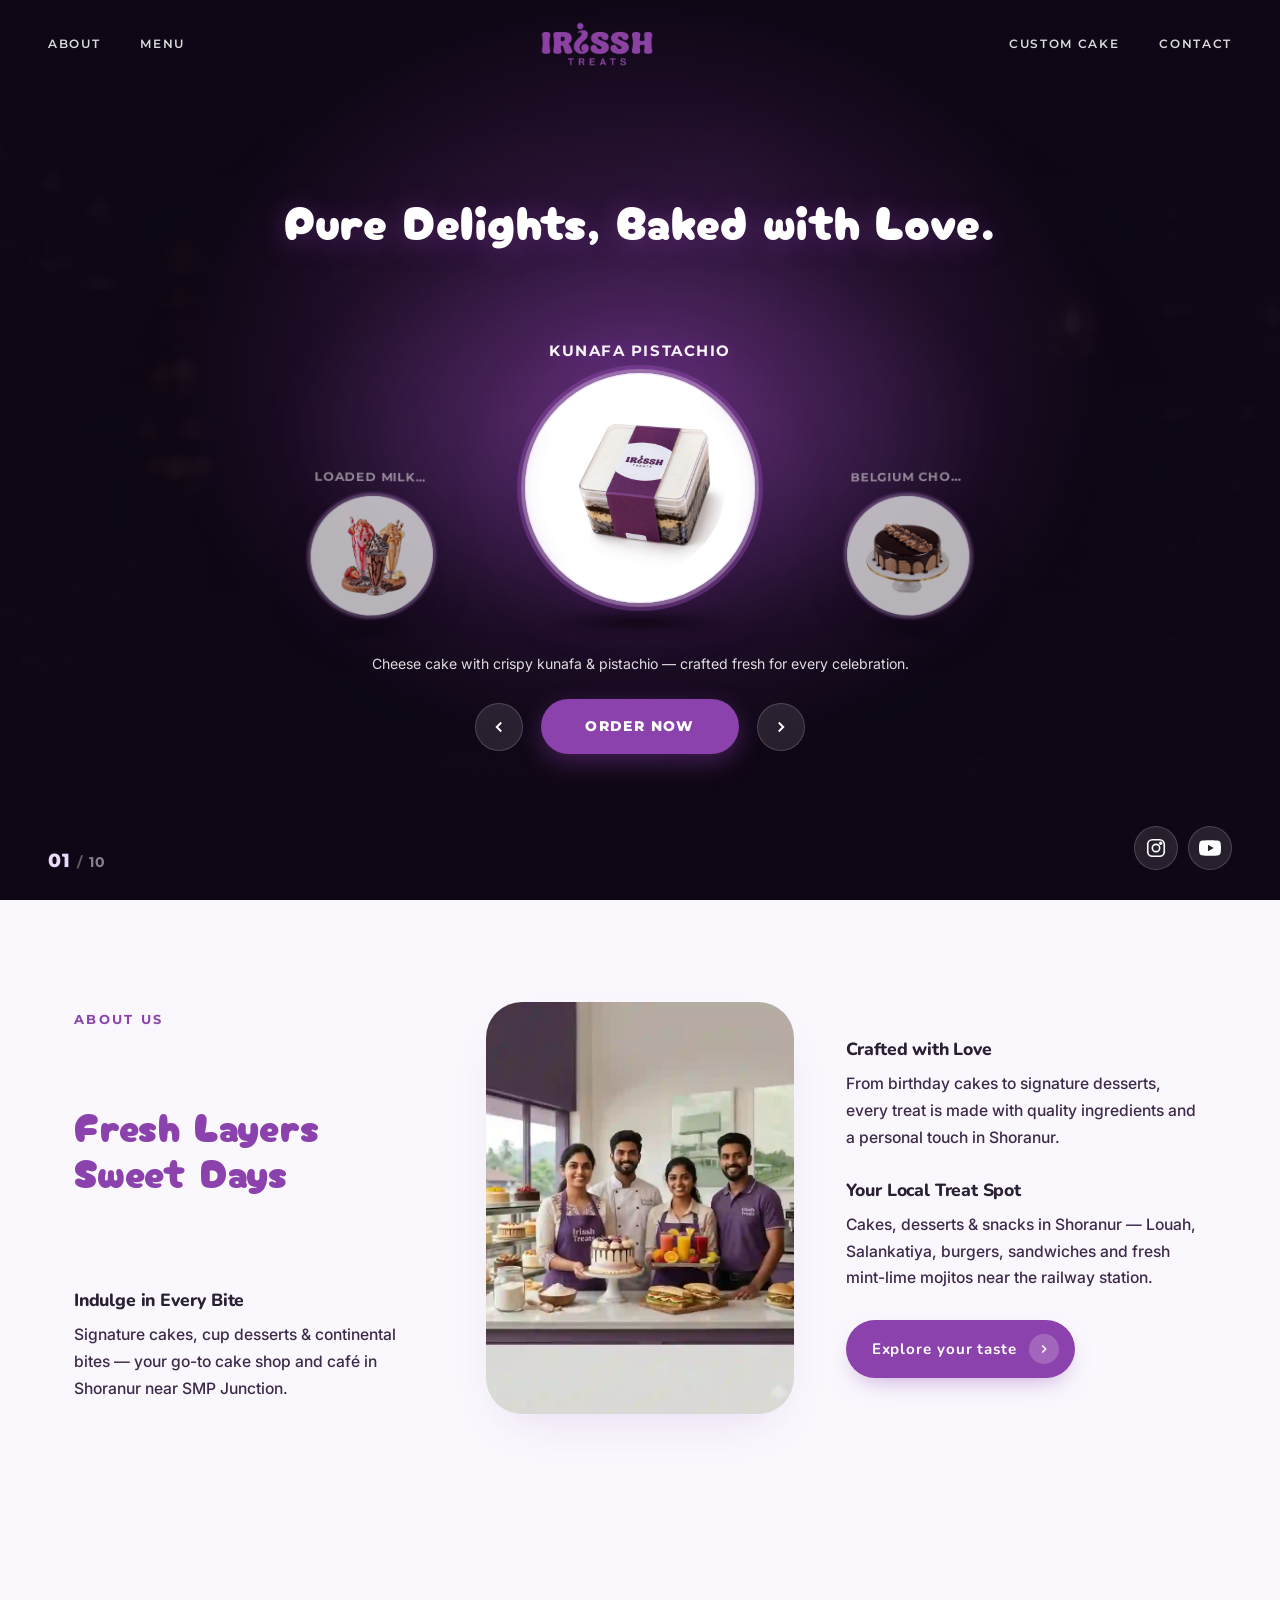
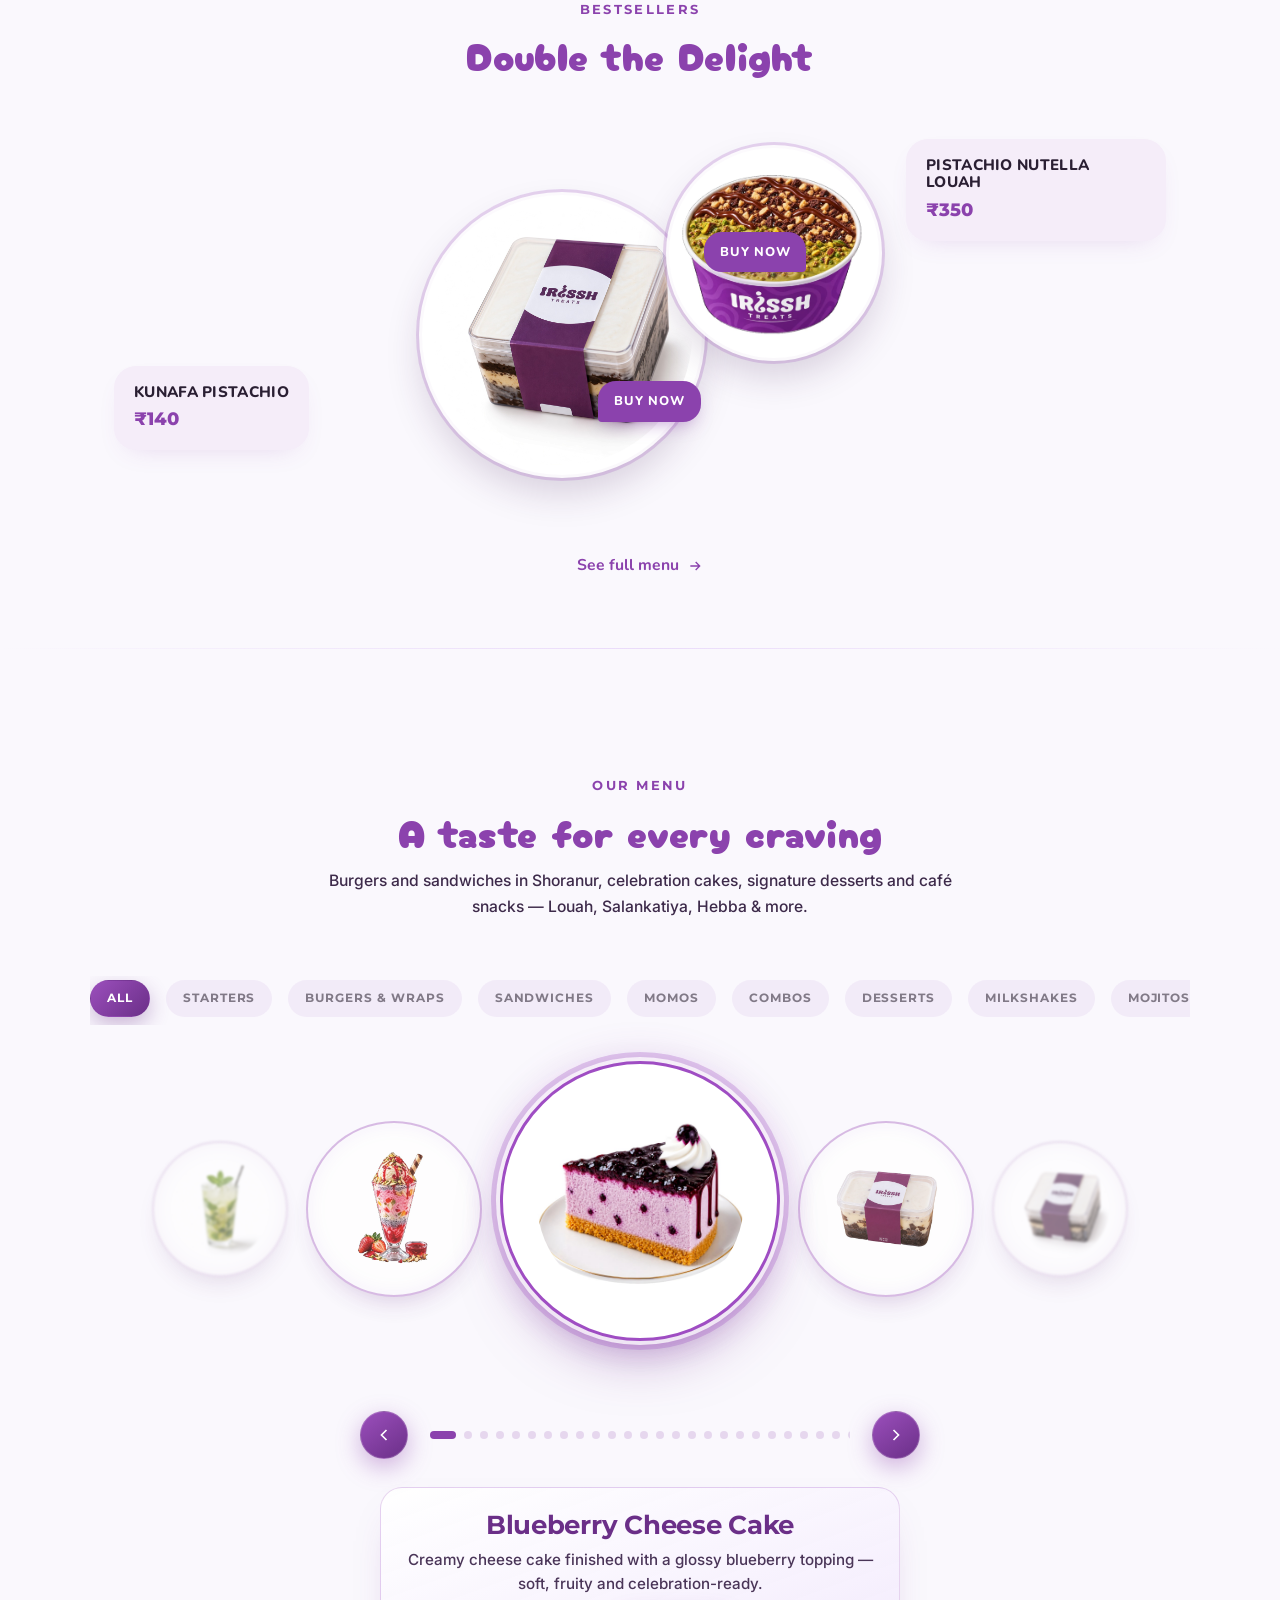
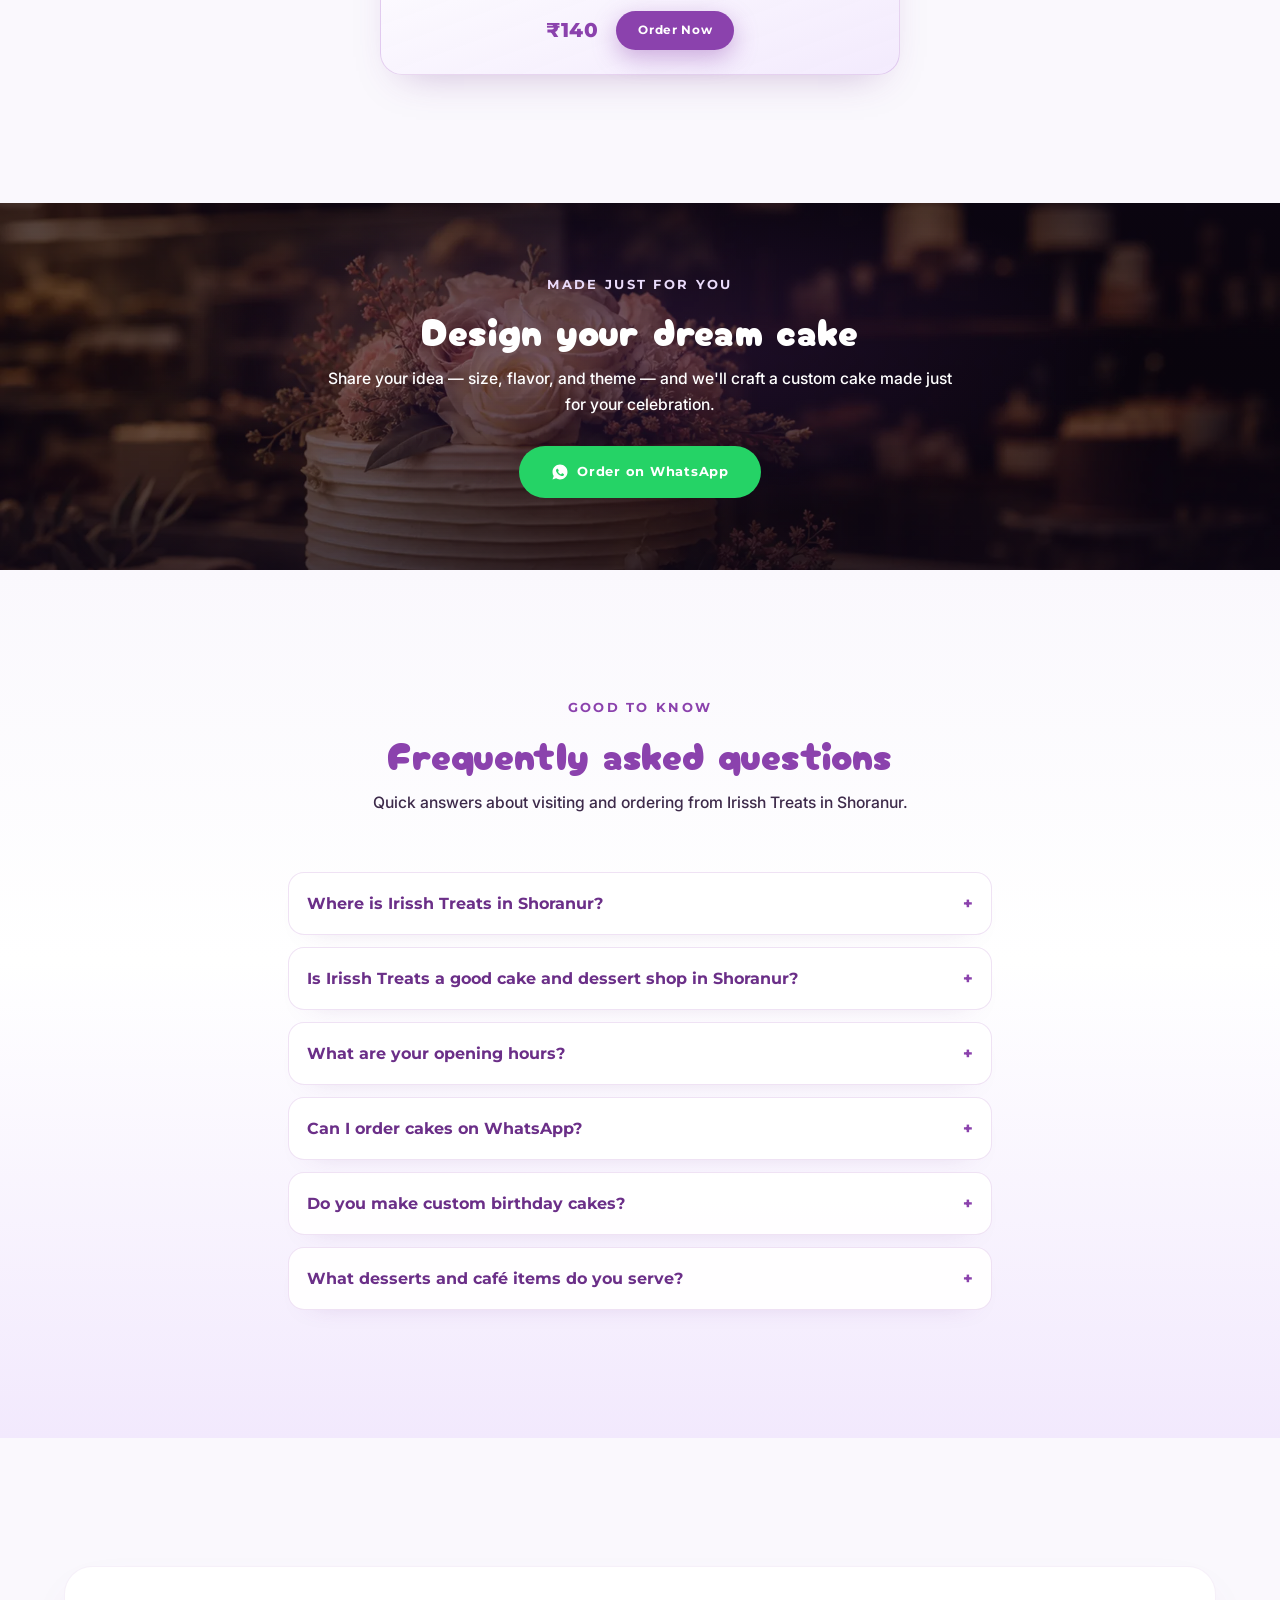
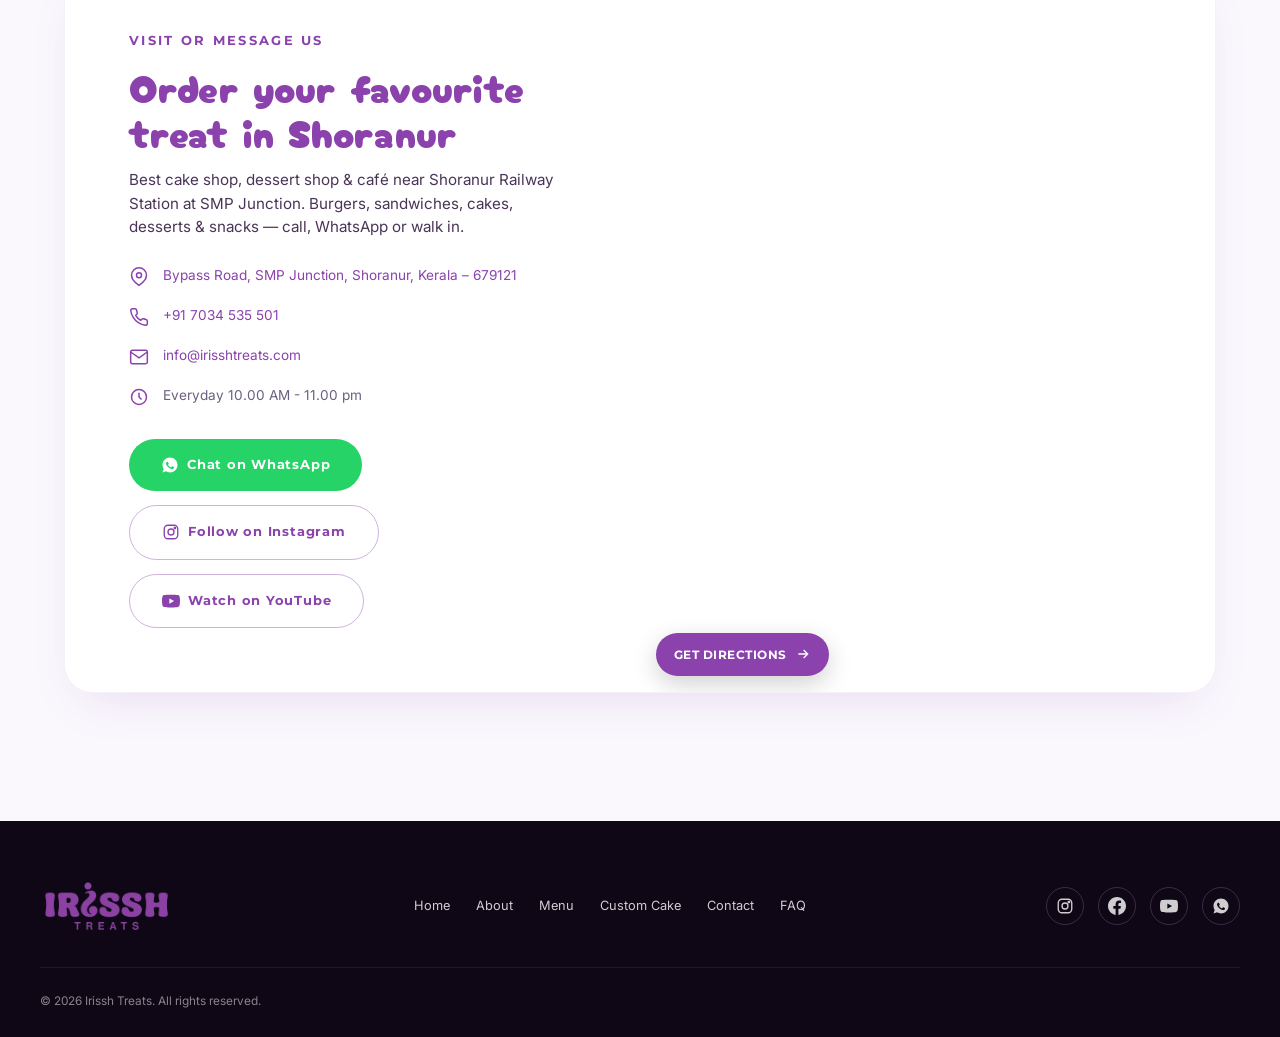
<file: index.html>
<!DOCTYPE html>
<html lang="en">
<head>
<meta charset="UTF-8">
<meta name="viewport" content="width=device-width, initial-scale=1.0">
<meta name="google-site-verification" content="O-8tV_NWzGEZeNNRlAw6hHzzmebYkSilEI_2Nu26vpQ" />
<title>Irissh Treats | Best Cake Shop, Desserts &amp; Café in Shoranur</title>
<meta name="description" content="Irissh Treats — cake shop near Shoranur Railway Station, dessert shop &amp; café at SMP Junction. Best cakes, desserts, burgers, sandwiches, snacks &amp; fresh drinks in Shoranur. Open daily 10 AM–11 PM. Order on WhatsApp.">
<meta name="keywords" content="Irissh Treats, Cake Shop Near Shoranur Railway Station, Dessert Shop Near Shoranur Railway Station, Café Near Shoranur Railway Station, Best Cake Shop in Shoranur, Best Dessert Shop in Shoranur, Best Café in Shoranur, Burgers in Shoranur, Sandwiches in Shoranur, Fresh Juices in Shoranur, Cakes Desserts &amp; Snacks in Shoranur, birthday cake Shoranur, Louah, Salankatiya, Hebba, Koshari, SMP Junction">
<meta name="robots" content="index, follow">
<link rel="canonical" href="https://irisshtreats.com/">
<meta name="geo.region" content="IN-KL">
<meta name="geo.placename" content="Shoranur">

<!-- Open Graph -->
<meta property="og:title" content="Irissh Treats | Best Cake Shop, Desserts &amp; Café in Shoranur">
<meta property="og:type" content="website">
<meta property="og:url" content="https://irisshtreats.com/">
<meta property="og:description" content="Cake shop, dessert shop &amp; café near Shoranur Railway Station — cakes, desserts &amp; snacks, burgers and sandwiches at Irissh Treats, SMP Junction. Order on WhatsApp.">
<meta property="og:image" content="https://irisshtreats.com/images/menu/cakes/cheese-kunafa-pistachio.jpg">
<meta property="og:locale" content="en_IN">
<meta property="og:site_name" content="Irissh Treats">

<!-- Twitter Card -->
<meta name="twitter:card" content="summary_large_image">
<meta name="twitter:title" content="Irissh Treats | Best Cake Shop, Desserts &amp; Café in Shoranur">
<meta name="twitter:description" content="Best cake shop, dessert shop &amp; café in Shoranur — near the railway station. Burgers, sandwiches, cakes, desserts &amp; snacks. Open daily 10 AM–11 PM.">
<meta name="twitter:image" content="https://irisshtreats.com/images/menu/cakes/cheese-kunafa-pistachio.jpg">

<link rel="icon" href="/favicon.ico?v=3" sizes="any">
<link rel="icon" type="image/png" sizes="32x32" href="images/favicon-32x32.png?v=3">
<link rel="icon" type="image/png" sizes="48x48" href="images/favicon-48x48.png?v=3">
<link rel="icon" type="image/png" sizes="192x192" href="images/favicon-192x192.png?v=3">
<link rel="apple-touch-icon" sizes="180x180" href="images/apple-touch-icon.png?v=3">
<link rel="manifest" href="site.webmanifest">

<!-- Schema.org Structured Data -->
<script type="application/ld+json">
{
  "@context": "https://schema.org",
  "@type": ["Bakery", "CafeOrCoffeeShop", "LocalBusiness"],
  "name": "Irissh Treats",
  "url": "https://irisshtreats.com/",
  "logo": "https://irisshtreats.com/images/irissh-logo-transparent.png",
  "email": "info@irisshtreats.com",
  "telephone": "+91-7034-535-501",
  "image": [
    "https://irisshtreats.com/images/menu/cakes/cheese-kunafa-pistachio.jpg",
    "https://irisshtreats.com/images/menu/desserts/louah-pistachio-nutella-louah.jpg",
    "https://irisshtreats.com/images/menu/continental/crispy-chicken-burger.jpg",
    "https://irisshtreats.com/images/about_us_staff.webp"
  ],
  "description": "Irissh Treats is a cake shop, dessert shop and café near Shoranur Railway Station at SMP Junction — best cakes, desserts and snacks in Shoranur, plus burgers, sandwiches, Louah, Salankatiya, Hebba, Koshari and fresh drinks.",
  "address": {
    "@type": "PostalAddress",
    "streetAddress": "Bypass Road, SMP Junction",
    "addressLocality": "Shoranur",
    "addressRegion": "Kerala",
    "postalCode": "679121",
    "addressCountry": "IN"
  },
  "hasMap": "https://maps.app.goo.gl/oe3NNp2hnUwhuwBaA",
  "areaServed": {
    "@type": "City",
    "name": "Shoranur"
  },
  "menu": "https://irisshtreats.com/#menu",
  "openingHoursSpecification": [
    {
      "@type": "OpeningHoursSpecification",
      "dayOfWeek": [
        "Monday",
        "Tuesday",
        "Wednesday",
        "Thursday",
        "Friday",
        "Saturday",
        "Sunday"
      ],
      "opens": "10:00",
      "closes": "23:00"
    }
  ],
  "contactPoint": {
    "@type": "ContactPoint",
    "telephone": "+91-7034-535-501",
    "contactType": "customer service",
    "areaServed": "IN",
    "availableLanguage": ["English", "Malayalam"]
  },
  "sameAs": [
    "https://www.instagram.com/irissh_treats",
    "https://www.facebook.com/share/1G5oWYJRoj/",
    "https://www.youtube.com/@IrisshTreats"
  ]
}
</script>

<script type="application/ld+json">
{
  "@context": "https://schema.org",
  "@type": "WebSite",
  "name": "Irissh Treats",
  "url": "https://irisshtreats.com/",
  "publisher": {
    "@type": "Organization",
    "name": "Irissh Treats",
    "logo": {
      "@type": "ImageObject",
      "url": "https://irisshtreats.com/images/irissh-logo-transparent.png"
    }
  }
}
</script>

<script type="application/ld+json">
{
  "@context": "https://schema.org",
  "@type": "Menu",
  "name": "Irissh Treats Menu",
  "url": "https://irisshtreats.com/#menu",
  "hasMenuSection": [
    {
      "@type": "MenuSection",
      "name": "Starters",
      "description": "Hot wings and fries — normal, creamy and loaded."
    },
    {
      "@type": "MenuSection",
      "name": "Burgers & Wraps",
      "description": "Zinger, cheese and dynamite burgers plus wraps and fried chicken shawarma."
    },
    {
      "@type": "MenuSection",
      "name": "Sandwiches",
      "description": "Vegetable, chicken and mix club sandwiches."
    },
    {
      "@type": "MenuSection",
      "name": "Momos",
      "description": "Steam, fried, Schezwan and dynamite momos."
    },
    {
      "@type": "MenuSection",
      "name": "Combos",
      "description": "Shareable café combos at ₹499 and ₹799."
    },
    {
      "@type": "MenuSection",
      "name": "Desserts",
      "description": "Signature dessert cups including Louah, Salankatiya, Hebba and Koshari."
    },
    {
      "@type": "MenuSection",
      "name": "Milkshakes",
      "description": "Loaded milkshakes and ice cream sundaes."
    },
    {
      "@type": "MenuSection",
      "name": "Mojitos",
      "description": "Classic mint-lime mojito."
    },
    {
      "@type": "MenuSection",
      "name": "Falooda",
      "description": "Royal falooda with ice cream, nuts and rose syrup."
    },
    {
      "@type": "MenuSection",
      "name": "Cakes",
      "description": "Birthday, custom and celebration cakes — cheese, chocolate, vanilla and mixed flavours."
    }
  ]
}
</script>

<script type="application/ld+json">
{
  "@context": "https://schema.org",
  "@type": "FAQPage",
  "mainEntity": [
    {
      "@type": "Question",
      "name": "Where is Irissh Treats in Shoranur?",
      "acceptedAnswer": {
        "@type": "Answer",
        "text": "Irissh Treats is a cake shop, dessert shop and café near Shoranur Railway Station on Bypass Road at SMP Junction, Shoranur, Kerala 679121."
      }
    },
    {
      "@type": "Question",
      "name": "Is Irissh Treats a good cake and dessert shop in Shoranur?",
      "acceptedAnswer": {
        "@type": "Answer",
        "text": "Yes. Locals visit Irissh Treats for cakes, desserts and snacks in Shoranur — birthday cakes, Louah, Salankatiya, burgers, sandwiches and café favourites near the railway station."
      }
    },
    {
      "@type": "Question",
      "name": "What are Irissh Treats opening hours?",
      "acceptedAnswer": {
        "@type": "Answer",
        "text": "We are open every day from 10.00 AM to 11.00 PM."
      }
    },
    {
      "@type": "Question",
      "name": "Can I order cakes on WhatsApp?",
      "acceptedAnswer": {
        "@type": "Answer",
        "text": "Yes. Message +91 7034 535 501 on WhatsApp to order cakes, desserts, or café items from Irissh Treats."
      }
    },
    {
      "@type": "Question",
      "name": "Do you make custom birthday cakes in Shoranur?",
      "acceptedAnswer": {
        "@type": "Answer",
        "text": "Yes. Share your size, flavour and theme on WhatsApp and we will craft a custom celebration cake at our Shoranur bakery."
      }
    },
    {
      "@type": "Question",
      "name": "What desserts and café items do you serve?",
      "acceptedAnswer": {
        "@type": "Answer",
        "text": "Signature dessert cups include Louah, Salankatiya, Hebba and Koshari. Café favourites include burgers and sandwiches in Shoranur, wraps, wings, fries, momos, classic mint-lime mojito, milkshakes, falooda and sundaes — cakes, desserts and snacks in one stop."
      }
    }
  ]
}
</script>

<!-- Fonts -->
<link rel="preconnect" href="https://fonts.googleapis.com">
<link rel="preconnect" href="https://fonts.gstatic.com" crossorigin>
<link href="https://fonts.googleapis.com/css2?family=Cherry+Bomb+One&family=Montserrat:wght@400;500;600;700;800;900&family=Nunito:wght@400;500;600;700;800&family=Inter:wght@300;400;500;600&display=swap" rel="stylesheet">

<link rel="stylesheet" href="style.css">
</head>
<body>

<!-- Page load reveal -->
<div class="page-reveal" id="pageReveal" aria-hidden="true"></div>

<!-- Progress Bar -->
<div class="scroll-progress" id="scrollProgress"></div>

<!-- ============ NAVIGATION ============ -->
<header class="navbar" id="navbar">
  <div class="nav-inner">
    <nav class="nav-group nav-left">
      <a href="#about" class="nav-link">ABOUT</a>
      <a href="#menu" class="nav-link">MENU</a>
    </nav>

    <a href="#home" class="logo-center" aria-label="Irissh Treats — Home">
      <img src="images/irissh-logo-transparent.png" alt="Irissh Treats cake shop logo in Shoranur" class="brand-logo brand-logo-header" width="308" height="134">
    </a>

    <nav class="nav-group nav-right">
      <a href="#custom-cake" class="nav-link">CUSTOM CAKE</a>
      <a href="#contact" class="nav-link">CONTACT</a>
    </nav>

    <button class="hamburger" id="hamburger" aria-label="Menu" aria-expanded="false">
      <span></span><span></span><span></span>
    </button>
  </div>

  <div class="mobile-menu" id="mobileMenu" aria-hidden="true">
    <a href="#home" class="mobile-link">HOME</a>
    <a href="#about" class="mobile-link">ABOUT</a>
    <a href="#menu" class="mobile-link">MENU</a>
    <a href="#custom-cake" class="mobile-link">CUSTOM CAKE</a>
    <a href="#contact" class="mobile-link">CONTACT</a>
    <a href="#faq" class="mobile-link">FAQ</a>
    <div class="mobile-socials">
      <a href="https://www.instagram.com/irissh_treats?igsh=MWZreHpyd2cwcnFw" target="_blank" rel="noopener" aria-label="Instagram">
        <svg viewBox="0 0 24 24" width="20" height="20" fill="none" stroke="currentColor" stroke-width="1.8"><rect x="3" y="3" width="18" height="18" rx="5"/><circle cx="12" cy="12" r="4"/><circle cx="17.2" cy="6.8" r="1"/></svg>
      </a>
      <a href="https://www.facebook.com/share/1G5oWYJRoj/" target="_blank" rel="noopener" aria-label="Facebook">
        <svg viewBox="0 0 24 24" width="20" height="20" fill="currentColor"><path d="M24 12.073c0-6.627-5.373-12-12-12s-12 5.373-12 12c0 5.99 4.388 10.954 10.125 11.854v-8.385H7.078v-3.47h3.047V9.43c0-3.007 1.792-4.669 4.533-4.669 1.312 0 2.686.235 2.686.235v2.953H15.83c-1.491 0-1.956.925-1.956 1.874v2.25h3.328l-.532 3.47h-2.796v8.385C19.612 23.027 24 18.062 24 12.073z"/></svg>
      </a>
      <a href="https://www.youtube.com/@IrisshTreats" target="_blank" rel="noopener" aria-label="YouTube">
        <svg viewBox="0 0 24 24" width="20" height="20" fill="currentColor"><path d="M23.5 6.2a3 3 0 0 0-2.1-2.1C19.5 3.5 12 3.5 12 3.5s-7.5 0-9.4.6A3 3 0 0 0 .5 6.2 31.5 31.5 0 0 0 0 12a31.5 31.5 0 0 0 .5 5.8 3 3 0 0 0 2.1 2.1c1.9.6 9.4.6 9.4.6s7.5 0 9.4-.6a3 3 0 0 0 2.1-2.1A31.5 31.5 0 0 0 24 12a31.5 31.5 0 0 0-.5-5.8zM9.8 15.5v-7l6.3 3.5-6.3 3.5z"/></svg>
      </a>
      <a href="https://wa.me/917034535501" target="_blank" rel="noopener" aria-label="WhatsApp">
        <svg viewBox="0 0 24 24" width="20" height="20" fill="currentColor"><path d="M12 2C6.48 2 2 6.48 2 12c0 1.98.58 3.83 1.58 5.39L2 22l4.75-1.55A9.94 9.94 0 0 0 12 22c5.52 0 10-4.48 10-10S17.52 2 12 2zm5.2 14.2c-.22.62-1.28 1.18-1.77 1.24-.45.06-1.03.08-1.66-.1-.38-.11-.87-.27-1.5-.53-2.64-1.14-4.36-3.8-4.5-3.98-.13-.18-1.08-1.44-1.08-2.74 0-1.3.68-1.94.92-2.2.24-.26.53-.33.7-.33h.5c.16 0 .38-.03.58.44.22.53.75 1.83.82 1.96.07.13.11.28.02.46-.09.18-.14.3-.27.46-.13.15-.28.34-.4.46-.13.13-.27.27-.11.53.15.26.68 1.12 1.46 1.82 1 .9 1.85 1.18 2.11 1.31.26.13.41.11.56-.07.15-.18.65-.76.82-1.02.17-.26.34-.22.57-.13.24.09 1.5.71 1.76.84.26.13.43.19.5.3.06.11.06.63-.16 1.25z"/></svg>
      </a>
    </div>
  </div>
</header>

<!-- ============ HERO — 3D Product Stage ============ -->
<section class="hero" id="home">
  <div class="hero-bg" aria-hidden="true">
    <div class="hero-bg-slide is-active" id="heroBgA" style="background-image:url('images/irissh-hero-bg.webp')"></div>
    <div class="hero-bg-slide" id="heroBgB"></div>
    <div class="hero-overlay"></div>
    <div class="hero-glow"></div>
  </div>

  <div class="hero-content" id="heroContent">

    <p class="hero-eyebrow" id="heroEyebrow" hidden>Celebration Cakes</p>
    <h1 class="hero-title" id="heroTitle">Pure Delights, Baked with Love.</h1>

    <div class="hero-carousel-stage" id="heroStage">
      <div class="hero-plate-card plate-left" id="plateLeft">
        <span class="plate-label" id="labelLeft">Pistachio Louah</span>
        <div class="plate-orb">
          <div class="plate-ring-outer"></div>
          <img src="images/hero-menu-louah.jpg" alt="Pistachio Nutella Louah at Irissh Treats in Shoranur" id="imgPlateLeft" width="400" height="400">
        </div>
        <div class="plate-shadow" aria-hidden="true"></div>
      </div>

      <div class="hero-plate-card plate-center" id="plateCenter">
        <span class="plate-label plate-label-active" id="labelCenter">Kunafa Pistachio</span>
        <div class="plate-orb plate-orb-active">
          <div class="plate-ring-outer"></div>
          <svg class="yellow-accent-ring" viewBox="0 0 400 400" aria-hidden="true">
            <circle cx="200" cy="200" r="192" />
          </svg>
          <img src="images/hero-menu-kunafa-pistachio.jpg" alt="Kunafa Pistachio cake at Irissh Treats in Shoranur" id="imgPlateCenter" width="560" height="560">
        </div>
        <div class="plate-shadow plate-shadow-active" aria-hidden="true"></div>
      </div>

      <div class="hero-plate-card plate-right" id="plateRight">
        <span class="plate-label" id="labelRight">Zinger Burger</span>
        <div class="plate-orb">
          <div class="plate-ring-outer"></div>
          <img src="images/hero-menu-chicken-burger.jpg" alt="Crispy chicken burger at Irissh Treats in Shoranur" id="imgPlateRight" width="400" height="400">
        </div>
        <div class="plate-shadow" aria-hidden="true"></div>
      </div>
    </div>

    <p class="hero-subtext" id="heroSubtext">
      Cakes, desserts &amp; snacks in Shoranur — cake shop, dessert shop &amp; café near Shoranur Railway Station.
    </p>

    <div class="hero-controls-row">
      <button class="hero-nav-btn prev-btn" id="heroPrevBtn" aria-label="Previous dish">
        <svg viewBox="0 0 24 24" width="18" height="18" fill="none" stroke="currentColor" stroke-width="2.5"><path d="M15 18l-6-6 6-6"/></svg>
      </button>

      <a href="https://wa.me/917034535501?text=Hi!%20I'd%20like%20to%20place%20an%20order%20at%20Irissh%20Treats." target="_blank" rel="noopener" class="btn btn-yellow-pill" id="heroCtaBtn">ORDER NOW</a>

      <button class="hero-nav-btn next-btn" id="heroNextBtn" aria-label="Next dish">
        <svg viewBox="0 0 24 24" width="18" height="18" fill="none" stroke="currentColor" stroke-width="2.5"><path d="M9 18l6-6-6-6"/></svg>
      </button>
    </div>

  </div>

  <div class="hero-corner-left">
    <div class="slide-counter">
      <span class="counter-num" id="currentSlideNum">01</span>
      <span class="counter-sep">/</span>
      <span class="counter-total" id="totalSlideNum">24</span>
    </div>
  </div>

  <div class="hero-corner-right">
    <a href="https://www.instagram.com/irissh_treats?igsh=MWZreHpyd2cwcnFw" target="_blank" rel="noopener" class="hero-social-btn" aria-label="Instagram">
      <svg viewBox="0 0 24 24" width="22" height="22" fill="none" stroke="currentColor" stroke-width="1.8"><rect x="3" y="3" width="18" height="18" rx="5"/><circle cx="12" cy="12" r="4"/><circle cx="17.2" cy="6.8" r="1"/></svg>
    </a>
    <a href="https://www.youtube.com/@IrisshTreats" target="_blank" rel="noopener" class="hero-social-btn" aria-label="YouTube">
      <svg viewBox="0 0 24 24" width="22" height="22" fill="currentColor"><path d="M23.5 6.2a3 3 0 0 0-2.1-2.1C19.5 3.5 12 3.5 12 3.5s-7.5 0-9.4.6A3 3 0 0 0 .5 6.2 31.5 31.5 0 0 0 0 12a31.5 31.5 0 0 0 .5 5.8 3 3 0 0 0 2.1 2.1c1.9.6 9.4.6 9.4.6s7.5 0 9.4-.6a3 3 0 0 0 2.1-2.1A31.5 31.5 0 0 0 24 12a31.5 31.5 0 0 0-.5-5.8zM9.8 15.5v-7l6.3 3.5-6.3 3.5z"/></svg>
    </a>
  </div>
</section>

<!-- ============ ABOUT ============ -->
<section class="about" id="about">
  <div class="about-grid">
    <div class="about-col about-col-left">
      <p class="eyebrow" data-animate="fade-up">About Us</p>
      <h2 class="about-headline" data-animate="fade-up">
        <span>Fresh Layers</span>
        <span>Sweet Days</span>
      </h2>
      <div class="about-col-foot" data-animate="fade-up">
        <h3 class="about-mini-title">Indulge in Every Bite</h3>
        <p class="about-mini-text">Signature cakes, cup desserts &amp; continental bites — your go-to cake shop and café in Shoranur near SMP Junction.</p>
      </div>
    </div>

    <div class="about-col about-col-media" data-animate="scale">
      <div class="about-frame">
        <img src="images/about_us_staff.webp" alt="Team at Irissh Treats cake shop and café in Shoranur" loading="lazy" width="720" height="900">
      </div>
    </div>

    <div class="about-col about-col-right">
      <div class="about-block" data-animate="fade-up">
        <h3 class="about-mini-title">Crafted with Love</h3>
        <p class="about-mini-text">From birthday cakes to signature desserts, every treat is made with quality ingredients and a personal touch in Shoranur.</p>
      </div>
      <div class="about-block" data-animate="fade-up">
        <h3 class="about-mini-title">Your Local Treat Spot</h3>
        <p class="about-mini-text">Cakes, desserts &amp; snacks in Shoranur — Louah, Salankatiya, burgers, sandwiches and fresh mint-lime mojitos near the railway station.</p>
      </div>
      <a href="#menu" class="btn btn-taste" data-animate="fade-up">
        <span>Explore your taste</span>
        <span class="btn-taste-icon" aria-hidden="true">
          <svg viewBox="0 0 24 24" width="14" height="14" fill="none" stroke="currentColor" stroke-width="2.5"><path d="M9 18l6-6-6-6"/></svg>
        </span>
      </a>
    </div>
  </div>
</section>

<!-- ============ VISIT US IN SHORANUR ============ -->
<section class="local-serve" id="visit-local" hidden>
  <div class="section-head">
    <p class="eyebrow" data-animate="fade-up">Find Us</p>
    <h2 class="section-title" data-animate="fade-up">Visit us in Shoranur</h2>
    <p class="section-sub" data-animate="fade-up">Cake shop near Shoranur Railway Station, dessert shop and café at Bypass Road, SMP Junction — cakes, desserts and snacks for every craving.</p>
  </div>

  <div class="visit-shop" data-animate="scale">
    <img src="images/visit-shop.jpg" alt="Irissh Treats shop in Shoranur" width="1017" height="1024" loading="lazy">
  </div>

  <div class="local-serve-grid">
    <div class="local-serve-copy" data-animate="fade-up">
      <p>Whether you want the best cake shop in Shoranur for a birthday, a dessert shop stop for Louah, or burgers and sandwiches near the station, Irissh Treats welcomes you every day from 10.00 AM to 11.00 PM.</p>
      <p><a href="https://maps.app.goo.gl/oe3NNp2hnUwhuwBaA" target="_blank" rel="noopener">Bypass Road, SMP Junction, Shoranur, Kerala 679121</a></p>
      <div class="local-serve-actions">
        <a href="#contact" class="btn btn-primary btn-ripple btn-sm">Directions &amp; hours</a>
        <a href="https://wa.me/917034535501?text=Hi!%20I'd%20like%20to%20place%20an%20order%20at%20Irissh%20Treats." target="_blank" rel="noopener" class="btn btn-whatsapp btn-ripple btn-sm">WhatsApp order</a>
      </div>
    </div>
  </div>

  <div class="category-cards" data-animate="fade-up">
    <a href="#menu" class="category-card" data-menu-category="cakes">
      <div class="category-card-media">
        <img src="images/menu/cakes/cheese-kunafa-pistachio.jpg" alt="Birthday and celebration cakes at Irissh Treats Shoranur" loading="lazy" width="450" height="450">
      </div>
      <div class="category-card-body">
        <h3>Cakes</h3>
      </div>
    </a>
    <a href="#menu" class="category-card" data-menu-category="desserts">
      <div class="category-card-media">
        <img src="images/menu/desserts/louah-pistachio-nutella-louah.jpg" alt="Louah and Salankatiya desserts in Shoranur" loading="lazy" width="450" height="450">
      </div>
      <div class="category-card-body">
        <h3>Desserts</h3>
      </div>
    </a>
    <a href="#menu" class="category-card" data-menu-category="burgers-wraps">
      <div class="category-card-media">
        <img src="images/menu/continental/crispy-chicken-burger.jpg" alt="Café burgers and snacks near Shoranur Railway Station" loading="lazy" width="450" height="450">
      </div>
      <div class="category-card-body">
        <h3>Burgers & Wraps</h3>
      </div>
    </a>
    <a href="#contact" class="category-card">
      <div class="category-card-media">
        <img src="images/visit-shop-thumb.jpg" alt="Visit Irissh Treats shop in Shoranur" loading="lazy" width="450" height="450">
      </div>
      <div class="category-card-body">
        <h3>Visit</h3>
      </div>
    </a>
  </div>
</section>

<!-- ============ SIGNATURE HIGHLIGHT ============ -->
<section class="signature" id="signature">
  <div class="signature-head">
    <p class="eyebrow" data-animate="fade-up">Bestsellers</p>
    <h2 class="signature-title" data-animate="fade-up">Double the Delight</h2>
  </div>

  <div class="signature-stage" data-animate="scale">
    <div class="signature-card signature-card-bl">
      <h3>Kunafa Pistachio</h3>
      <p class="sig-price">₹140</p>
    </div>

    <div class="signature-visual">
      <img src="images/menu/cakes/cheese-kunafa-pistachio.jpg" alt="Kunafa Pistachio cake at Irissh Treats in Shoranur" class="sig-img sig-img-main" loading="lazy" width="560" height="560">
      <img src="images/menu/desserts/louah-pistachio-nutella-louah.jpg" alt="Pistachio Nutella Louah at Irissh Treats in Shoranur" class="sig-img sig-img-side" loading="lazy" width="400" height="400">
      <a href="https://wa.me/917034535501?text=Hi!%20I'd%20like%20to%20order%20Kunafa%20Pistachio%20cake%20from%20Irissh%20Treats." target="_blank" rel="noopener" class="sig-buy sig-buy-1">Buy Now</a>
      <a href="https://wa.me/917034535501?text=Hi!%20I'd%20like%20to%20order%20Pistachio%20Nutella%20Louah%20from%20Irissh%20Treats." target="_blank" rel="noopener" class="sig-buy sig-buy-2">Buy Now</a>
    </div>

    <div class="signature-card signature-card-tr">
      <h3>Pistachio Nutella Louah</h3>
      <p class="sig-price">₹350</p>
    </div>
  </div>

  <div class="signature-nav" data-animate="fade-up">
    <a href="#menu" class="signature-explore">See full menu
      <svg viewBox="0 0 24 24" width="16" height="16" fill="none" stroke="currentColor" stroke-width="2"><path d="M5 12h14M13 6l6 6-6 6"/></svg>
    </a>
  </div>
</section>

<!-- ============ PRODUCT SHOWCASE ============ -->
<section class="showcase" id="menu">
  <div class="section-head">
    <p class="eyebrow" data-animate="fade-up">Our Menu</p>
    <h2 class="section-title" data-animate="fade-up">A taste for every craving</h2>
    <p class="section-sub" data-animate="fade-up">Burgers and sandwiches in Shoranur, celebration cakes, signature desserts and café snacks — Louah, Salankatiya, Hebba &amp; more.</p>
  </div>

  <div class="menu-filters" id="menuFilters" role="tablist" aria-label="Menu categories"></div>

  <div class="carousel" id="carousel" aria-roledescription="carousel" aria-label="Menu highlights">
    <div class="carousel-track" id="carouselTrack" aria-live="polite"></div>

    <div class="carousel-controls">
      <button class="carousel-btn prev" id="prevBtn" aria-label="Previous">
        <svg viewBox="0 0 24 24" width="20" height="20" fill="none" stroke="currentColor" stroke-width="2"><path d="M15 18l-6-6 6-6"/></svg>
      </button>
      <div class="carousel-dots" id="carouselDots"></div>
      <button class="carousel-btn next" id="nextBtn" aria-label="Next">
        <svg viewBox="0 0 24 24" width="20" height="20" fill="none" stroke="currentColor" stroke-width="2"><path d="M9 18l6-6-6-6"/></svg>
      </button>
    </div>

    <div class="carousel-info" id="carouselInfo">
      <h3 class="product-name" id="productName"></h3>
      <p class="product-desc" id="productDesc"></p>
      <div class="product-meta">
        <span class="product-price" id="productPrice"></span>
        <a href="#" class="btn btn-primary btn-ripple btn-sm" id="orderNowBtn">Order Now</a>
      </div>
    </div>
  </div>
  <noscript>
    <div class="noscript-menu">
      <h3>Menu highlights</h3>
      <p><strong>Starters:</strong> Dynamite Wings, Loaded Fries</p>
      <p><strong>Burgers &amp; Wraps:</strong> Zinger Burger, Dynamite Burger, Zinger Wrap</p>
      <p><strong>Sandwiches:</strong> Vegetable Club, Chicken Club, Mix Club</p>
      <p><strong>Momos:</strong> Steam, Fried, Schezwan, Dynamite</p>
      <p><strong>Combos:</strong> Combo 499, Combo 799</p>
      <p><strong>Desserts:</strong> Louah, Salankatiya, Hebba, Koshari</p>
      <p><strong>Milkshakes / Mojitos / Falooda:</strong> Loaded Milkshakes, Classic Mojito, Royal Falooda</p>
      <p><strong>Cakes:</strong> Cheese, Chocolate, Vanilla &amp; Mixed Flavours</p>
      <p>Order on WhatsApp: <a href="https://wa.me/917034535501">+91 7034 535 501</a></p>
    </div>
  </noscript>
</section>

<!-- ============ CUSTOM CAKE ============ -->
<section class="custom-cake" id="custom-cake">
  <div class="section-head light">
    <p class="eyebrow" data-animate="fade-up">Made Just For You</p>
    <h2 class="section-title" data-animate="fade-up">Design your dream cake</h2>
    <p class="section-sub" data-animate="fade-up">Share your idea — size, flavor, and theme — and we'll craft a custom cake made just for your celebration.</p>
  </div>

  <div class="custom-cake-cta" data-animate="fade-up">
    <a href="https://wa.me/917034535501?text=Hi!%20I'd%20like%20to%20design%20a%20custom%20cake%20at%20Irissh%20Treats." target="_blank" rel="noopener" class="btn btn-whatsapp btn-lg btn-ripple">
      <svg viewBox="0 0 24 24" width="18" height="18" fill="currentColor"><path d="M12 2C6.48 2 2 6.48 2 12c0 1.98.58 3.83 1.58 5.39L2 22l4.75-1.55A9.94 9.94 0 0 0 12 22c5.52 0 10-4.48 10-10S17.52 2 12 2zm5.2 14.2c-.22.62-1.28 1.18-1.77 1.24-.45.06-1.03.08-1.66-.1-.38-.11-.87-.27-1.5-.53-2.64-1.14-4.36-3.8-4.5-3.98-.13-.18-1.08-1.44-1.08-2.74 0-1.3.68-1.94.92-2.2.24-.26.53-.33.7-.33h.5c.16 0 .38-.03.58.44.22.53.75 1.83.82 1.96.07.13.11.28.02.46-.09.18-.14.3-.27.46-.13.15-.28.34-.4.46-.13.13-.27.27-.11.53.15.26.68 1.12 1.46 1.82 1 .9 1.85 1.18 2.11 1.31.26.13.41.11.56-.07.15-.18.65-.76.82-1.02.17-.26.34-.22.57-.13.24.09 1.5.71 1.76.84.26.13.43.19.5.3.06.11.06.63-.16 1.25z"/></svg>
      <span>Order on WhatsApp</span>
    </a>
  </div>
</section>

<!-- ============ FAQ ============ -->
<section class="faq" id="faq">
  <div class="section-head">
    <p class="eyebrow" data-animate="fade-up">Good to Know</p>
    <h2 class="section-title" data-animate="fade-up">Frequently asked questions</h2>
    <p class="section-sub" data-animate="fade-up">Quick answers about visiting and ordering from Irissh Treats in Shoranur.</p>
  </div>
  <div class="faq-list" data-animate="fade-up">
    <details class="faq-item">
      <summary>Where is Irissh Treats in Shoranur?</summary>
      <p>We’re a cake shop, dessert shop and café near Shoranur Railway Station — Bypass Road, SMP Junction, Shoranur, Kerala 679121. <a href="https://maps.app.goo.gl/oe3NNp2hnUwhuwBaA" target="_blank" rel="noopener">Open in Google Maps</a>.</p>
    </details>
    <details class="faq-item">
      <summary>Is Irissh Treats a good cake and dessert shop in Shoranur?</summary>
      <p>Yes. Locals come for cakes, desserts and snacks in Shoranur — birthday cakes, Louah, Salankatiya, burgers, sandwiches and café favourites near the railway station.</p>
    </details>
    <details class="faq-item">
      <summary>What are your opening hours?</summary>
      <p>Open every day from 10.00 AM to 11.00 PM.</p>
    </details>
    <details class="faq-item">
      <summary>Can I order cakes on WhatsApp?</summary>
      <p>Yes. Message <a href="https://wa.me/917034535501">+91 7034 535 501</a> to order cakes, desserts or café items.</p>
    </details>
    <details class="faq-item">
      <summary>Do you make custom birthday cakes?</summary>
      <p>Yes. Share your size, flavour and theme on WhatsApp and we’ll craft a custom celebration cake at our Shoranur bakery.</p>
    </details>
    <details class="faq-item">
      <summary>What desserts and café items do you serve?</summary>
      <p>Signature cups include Louah, Salankatiya, Hebba and Koshari. Café favourites include burgers and sandwiches in Shoranur, wraps, wings, fries, momos, classic mint-lime mojito, milkshakes, falooda and sundaes.</p>
    </details>
  </div>
</section>

<!-- ============ CONTACT ============ -->
<section class="contact" id="contact">
  <div class="contact-card" data-animate="scale">
    <div class="contact-info">
      <p class="eyebrow">Visit or Message Us</p>
      <h2 class="section-title">Order your favourite treat in Shoranur</h2>
      <p class="contact-lead">Best cake shop, dessert shop &amp; café near Shoranur Railway Station at SMP Junction. Burgers, sandwiches, cakes, desserts &amp; snacks — call, WhatsApp or walk in.</p>

      <ul class="contact-details">
        <li>
          <svg viewBox="0 0 24 24" width="20" height="20" fill="none" stroke="currentColor" stroke-width="1.8"><path d="M21 10c0 6-9 12-9 12s-9-6-9-12a9 9 0 0 1 18 0z"/><circle cx="12" cy="10" r="3"/></svg>
          <span><a href="https://maps.app.goo.gl/oe3NNp2hnUwhuwBaA?g_st=aw" target="_blank" rel="noopener">Bypass Road, SMP Junction, Shoranur, Kerala – 679121</a></span>
        </li>
        <li>
          <svg viewBox="0 0 24 24" width="20" height="20" fill="none" stroke="currentColor" stroke-width="1.8"><path d="M22 16.92v3a2 2 0 0 1-2.18 2 19.79 19.79 0 0 1-8.63-3.07 19.5 19.5 0 0 1-6-6 19.79 19.79 0 0 1-3.07-8.67A2 2 0 0 1 4.11 2h3a2 2 0 0 1 2 1.72c.127.96.361 1.903.7 2.81a2 2 0 0 1-.45 2.11L8.09 9.91a16 16 0 0 0 6 6l1.27-1.27a2 2 0 0 1 2.11-.45c.907.339 1.85.573 2.81.7A2 2 0 0 1 22 16.92z"/></svg>
          <span><a href="tel:+917034535501">+91 7034 535 501</a></span>
        </li>
        <li>
          <svg viewBox="0 0 24 24" width="20" height="20" fill="none" stroke="currentColor" stroke-width="1.8"><path d="M4 4h16c1.1 0 2 .9 2 2v12c0 1.1-.9 2-2 2H4c-1.1 0-2-.9-2-2V6c0-1.1.9-2 2-2z"/><polyline points="22,6 12,13 2,6"/></svg>
          <span><a href="mailto:info@irisshtreats.com">info@irisshtreats.com</a></span>
        </li>
        <li>
          <svg viewBox="0 0 24 24" width="20" height="20" fill="none" stroke="currentColor" stroke-width="1.8"><circle cx="12" cy="12" r="9"/><path d="M12 7v5l3 3"/></svg>
          <span>Everyday 10.00 AM - 11.00 pm</span>
        </li>
      </ul>

      <div class="contact-actions">
        <a href="https://wa.me/917034535501" target="_blank" rel="noopener" class="btn btn-whatsapp btn-lg btn-ripple">
          <svg viewBox="0 0 24 24" width="18" height="18" fill="currentColor"><path d="M12 2C6.48 2 2 6.48 2 12c0 1.98.58 3.83 1.58 5.39L2 22l4.75-1.55A9.94 9.94 0 0 0 12 22c5.52 0 10-4.48 10-10S17.52 2 12 2zm5.2 14.2c-.22.62-1.28 1.18-1.77 1.24-.45.06-1.03.08-1.66-.1-.38-.11-.87-.27-1.5-.53-2.64-1.14-4.36-3.8-4.5-3.98-.13-.18-1.08-1.44-1.08-2.74 0-1.3.68-1.94.92-2.2.24-.26.53-.33.7-.33h.5c.16 0 .38-.03.58.44.22.53.75 1.83.82 1.96.07.13.11.28.02.46-.09.18-.14.3-.27.46-.13.15-.28.34-.4.46-.13.13-.27.27-.11.53.15.26.68 1.12 1.46 1.82 1 .9 1.85 1.18 2.11 1.31.26.13.41.11.56-.07.15-.18.65-.76.82-1.02.17-.26.34-.22.57-.13.24.09 1.5.71 1.76.84.26.13.43.19.5.3.06.11.06.63-.16 1.25z"/></svg>
          <span>Chat on WhatsApp</span>
        </a>
        <a href="https://www.instagram.com/irissh_treats?igsh=MWZreHpyd2cwcnFw" target="_blank" rel="noopener" class="btn btn-outline btn-lg btn-ripple">
          <svg viewBox="0 0 24 24" width="18" height="18" fill="none" stroke="currentColor" stroke-width="1.8"><rect x="3" y="3" width="18" height="18" rx="5"/><circle cx="12" cy="12" r="4"/><circle cx="17.2" cy="6.8" r="1"/></svg>
          <span>Follow on Instagram</span>
        </a>
        <a href="https://www.youtube.com/@IrisshTreats" target="_blank" rel="noopener" class="btn btn-outline btn-lg btn-ripple">
          <svg viewBox="0 0 24 24" width="18" height="18" fill="currentColor"><path d="M23.5 6.2a3 3 0 0 0-2.1-2.1C19.5 3.5 12 3.5 12 3.5s-7.5 0-9.4.6A3 3 0 0 0 .5 6.2 31.5 31.5 0 0 0 0 12a31.5 31.5 0 0 0 .5 5.8 3 3 0 0 0 2.1 2.1c1.9.6 9.4.6 9.4.6s7.5 0 9.4-.6a3 3 0 0 0 2.1-2.1A31.5 31.5 0 0 0 24 12a31.5 31.5 0 0 0-.5-5.8zM9.8 15.5v-7l6.3 3.5-6.3 3.5z"/></svg>
          <span>Watch on YouTube</span>
        </a>
      </div>
    </div>

    <div class="contact-map">
      <iframe title="Irissh Treats location — Bypass Road, SMP Junction, Shoranur" src="https://www.google.com/maps?q=IRISSH+TREATS,+Kodungallur+-+Shornur+Rd,+SMP+Junction,+Shoranur,+Kerala+679121&amp;z=17&amp;output=embed" loading="lazy" referrerpolicy="no-referrer-when-downgrade" allowfullscreen></iframe>
      <a class="map-directions-link" href="https://maps.app.goo.gl/oe3NNp2hnUwhuwBaA?g_st=aw" target="_blank" rel="noopener" aria-label="Open Irissh Treats location in Google Maps">
        <span>Get Directions</span>
        <svg viewBox="0 0 24 24" width="16" height="16" fill="none" stroke="currentColor" stroke-width="2"><path d="M5 12h14M13 6l6 6-6 6"/></svg>
      </a>
    </div>
  </div>
</section>

<!-- ============ FOOTER ============ -->
<footer class="footer">
  <div class="footer-inner">
    <a href="#home" class="logo-center footer-logo" aria-label="Irissh Treats — Home">
      <img src="images/irissh-logo-transparent.png" alt="Irissh Treats" class="brand-logo brand-logo-footer" width="308" height="134" loading="lazy">
    </a>

    <nav class="footer-nav">
      <a href="#home">Home</a>
      <a href="#about">About</a>
      <a href="#menu">Menu</a>
      <a href="#custom-cake">Custom Cake</a>
      <a href="#contact">Contact</a>
      <a href="#faq">FAQ</a>
    </nav>

    <div class="footer-socials">
      <a href="https://www.instagram.com/irissh_treats?igsh=MWZreHpyd2cwcnFw" target="_blank" rel="noopener" aria-label="Instagram">
        <svg viewBox="0 0 24 24" width="18" height="18" fill="none" stroke="currentColor" stroke-width="1.8"><rect x="3" y="3" width="18" height="18" rx="5"/><circle cx="12" cy="12" r="4"/><circle cx="17.2" cy="6.8" r="1"/></svg>
      </a>
      <a href="https://www.facebook.com/share/1G5oWYJRoj/" target="_blank" rel="noopener" aria-label="Facebook">
        <svg viewBox="0 0 24 24" width="18" height="18" fill="currentColor"><path d="M24 12.073c0-6.627-5.373-12-12-12s-12 5.373-12 12c0 5.99 4.388 10.954 10.125 11.854v-8.385H7.078v-3.47h3.047V9.43c0-3.007 1.792-4.669 4.533-4.669 1.312 0 2.686.235 2.686.235v2.953H15.83c-1.491 0-1.956.925-1.956 1.874v2.25h3.328l-.532 3.47h-2.796v8.385C19.612 23.027 24 18.062 24 12.073z"/></svg>
      </a>
      <a href="https://www.youtube.com/@IrisshTreats" target="_blank" rel="noopener" aria-label="YouTube">
        <svg viewBox="0 0 24 24" width="18" height="18" fill="currentColor"><path d="M23.5 6.2a3 3 0 0 0-2.1-2.1C19.5 3.5 12 3.5 12 3.5s-7.5 0-9.4.6A3 3 0 0 0 .5 6.2 31.5 31.5 0 0 0 0 12a31.5 31.5 0 0 0 .5 5.8 3 3 0 0 0 2.1 2.1c1.9.6 9.4.6 9.4.6s7.5 0 9.4-.6a3 3 0 0 0 2.1-2.1A31.5 31.5 0 0 0 24 12a31.5 31.5 0 0 0-.5-5.8zM9.8 15.5v-7l6.3 3.5-6.3 3.5z"/></svg>
      </a>
      <a href="https://wa.me/917034535501" target="_blank" rel="noopener" aria-label="WhatsApp">
        <svg viewBox="0 0 24 24" width="18" height="18" fill="currentColor"><path d="M12 2C6.48 2 2 6.48 2 12c0 1.98.58 3.83 1.58 5.39L2 22l4.75-1.55A9.94 9.94 0 0 0 12 22c5.52 0 10-4.48 10-10S17.52 2 12 2zm5.2 14.2c-.22.62-1.28 1.18-1.77 1.24-.45.06-1.03.08-1.66-.1-.38-.11-.87-.27-1.5-.53-2.64-1.14-4.36-3.8-4.5-3.98-.13-.18-1.08-1.44-1.08-2.74 0-1.3.68-1.94.92-2.2.24-.26.53-.33.7-.33h.5c.16 0 .38-.03.58.44.22.53.75 1.83.82 1.96.07.13.11.28.02.46-.09.18-.14.3-.27.46-.13.15-.28.34-.4.46-.13.13-.27.27-.11.53.15.26.68 1.12 1.46 1.82 1 .9 1.85 1.18 2.11 1.31.26.13.41.11.56-.07.15-.18.65-.76.82-1.02.17-.26.34-.22.57-.13.24.09 1.5.71 1.76.84.26.13.43.19.5.3.06.11.06.63-.16 1.25z"/></svg>
      </a>
    </div>
  </div>
  <div class="footer-bottom">
    <p>&copy; <span id="year"></span> Irissh Treats. All rights reserved.</p>
  </div>
</footer>

<script src="script.js"></script>
</body>
</html>
</file>
<file: style.css>
/* ==========================================================================
   IRISSH TREATS — Shoranur, Kerala
   ========================================================================== */

:root {
  /* Brand — Logo purple (IRiSSH TREATS) */
  --primary: #8B42AD;
  --primary-light: #A55BC4;
  --primary-bright: #9B4FBC;
  --primary-deep: #6B2F88;
  --lavender: #EADBFA;
  --lavender-soft: #F2E9FD;
  --dark: #0F0716;
  --bg-light: #FAF8FD;
  --white: #FFFFFF;

  /* Legacy aliases → logo purple */
  --yellow: var(--primary);
  --yellow-bright: var(--primary-bright);

  --font-heading: 'Montserrat', sans-serif;
  --font-logo: 'Cherry Bomb One', cursive;
  --font-body: 'Inter', sans-serif;

  --radius-sm: 10px;
  --radius-md: 18px;
  --radius-lg: 28px;
  --radius-full: 999px;

  --shadow-soft: 0 20px 50px -20px rgba(139, 66, 173, 0.18);
  --shadow-primary: 0 8px 25px rgba(139, 66, 173, 0.4);

  --ease: cubic-bezier(.22, 1, .36, 1);
  --section-pad: clamp(72px, 10vw, 140px);
}

/* ---------- Reset ---------- */
* {
  margin: 0;
  padding: 0;
  box-sizing: border-box;
}

html {
  scroll-behavior: smooth;
  scroll-padding-top: 72px;
  overflow-x: hidden;
  overflow-x: clip;
  max-width: 100%;
}

body {
  font-family: var(--font-body);
  font-size: 15px;
  color: #2A1F33;
  background: var(--bg-light);
  overflow-x: hidden;
  overflow-x: clip;
  max-width: 100%;
  line-height: 1.6;
  -webkit-font-smoothing: antialiased;
}

/* ---------- Page load reveal ---------- */
.page-reveal {
  display: none;
}

html.js-ready .page-reveal {
  display: block;
  position: fixed;
  inset: 0;
  z-index: 10000;
  background: var(--dark);
  pointer-events: none;
  opacity: 1;
  transition: opacity 0.9s var(--ease), visibility 0.9s var(--ease);
}

html.js-ready .page-reveal.is-done {
  opacity: 0;
  visibility: hidden;
}

/* Hold entrance animations until page is ready */
html.js-ready:not(.is-loaded) .navbar,
html.js-ready:not(.is-loaded) .hero-caption,
html.js-ready:not(.is-loaded) .hero-eyebrow,
html.js-ready:not(.is-loaded) .hero-title,
html.js-ready:not(.is-loaded) .hero-carousel-stage,
html.js-ready:not(.is-loaded) .hero-subtext,
html.js-ready:not(.is-loaded) .hero-controls-row {
  animation: none !important;
  opacity: 0;
}

/* Simple fade on all devices; pulse scale is desktop-only below */
html.is-loaded .brand-logo-header {
  animation: logoReveal 0.85s var(--ease) 0.12s both;
}

@keyframes logoReveal {
  from {
    opacity: 0;
  }
  to {
    opacity: 1;
  }
}

/* Desktop only: logo grows then settles on page load */
@media (min-width: 861px) {
  html.is-loaded .brand-logo-header {
    animation: logoPulseIn 1.15s var(--ease) 0.18s both;
  }

  @keyframes logoPulseIn {
    0% {
      opacity: 0;
      transform: scale(0.82);
    }
    45% {
      opacity: 1;
      transform: scale(1.14);
    }
    70% {
      transform: scale(0.94);
    }
    100% {
      opacity: 1;
      transform: scale(1);
    }
  }
}

img {
  max-width: 100%;
  display: block;
}

a {
  text-decoration: none;
  color: inherit;
}

ul {
  list-style: none;
}

button {
  font: inherit;
  border: none;
  background: none;
  cursor: pointer;
}

input {
  font: inherit;
}

h1,
h2,
h3,
h4 {
  font-family: var(--font-heading);
  font-weight: 700;
  line-height: 1.15;
  letter-spacing: -0.01em;
}

@media (prefers-reduced-motion: reduce) {

  *,
  *::before,
  *::after {
    animation-duration: 0.001ms !important;
    animation-iteration-count: 1 !important;
    transition-duration: 0.001ms !important;
    scroll-behavior: auto !important;
  }
}

:focus-visible {
  outline: 2.5px solid var(--primary);
  outline-offset: 3px;
  border-radius: 4px;
}

/* ---------- Shared utilities ---------- */
.section-head {
  text-align: center;
  max-width: 680px;
  margin: 0 auto 56px;
  padding: 0 24px;
}

.section-head.light .section-title,
.section-head.light .section-sub {
  color: var(--white);
}

.section-head.light .eyebrow {
  color: var(--lavender);
}

.eyebrow {
  font-family: var(--font-heading);
  font-size: clamp(0.72rem, 1.2vw, 0.8rem);
  font-weight: 700;
  letter-spacing: 0.18em;
  text-transform: uppercase;
  color: var(--primary);
  margin-bottom: 12px;
}

.section-title {
  font-family: var(--font-logo);
  font-size: clamp(1.75rem, 3.2vw, 2.45rem);
  margin-bottom: 14px;
  font-weight: 400;
  letter-spacing: 0.02em;
  line-height: 1.15;
  color: var(--primary);
}

.section-sub {
  color: #3D2A4A;
  font-size: clamp(0.88rem, 1.4vw, 0.98rem);
  line-height: 1.65;
  font-weight: 500;
}

.btn {
  display: inline-flex;
  align-items: center;
  justify-content: center;
  gap: 8px;
  font-family: var(--font-heading);
  font-weight: 700;
  letter-spacing: 0.06em;
  border-radius: var(--radius-full);
  transition: all 0.35s var(--ease);
}

.btn-sm {
  padding: 10px 22px;
  font-size: 0.72rem;
}

.btn-lg {
  padding: 16px 32px;
  font-size: 0.8rem;
}

.btn-primary {
  background: var(--primary);
  color: var(--white);
  box-shadow: var(--shadow-primary);
}

.btn-primary:hover {
  background: var(--primary-light);
  transform: translateY(-2px);
  box-shadow: 0 12px 30px rgba(139, 66, 173, 0.5);
}

.btn-outline {
  background: transparent;
  color: var(--primary);
  border: 1.5px solid rgba(139, 66, 173, 0.4);
}

.btn-outline:hover {
  background: var(--lavender-soft);
  border-color: var(--primary);
}

.btn-whatsapp {
  background: #25D366;
  color: var(--white);
}

.btn-whatsapp:hover {
  background: #1ebe57;
  transform: translateY(-2px);
}

/* ---------- Scroll progress ---------- */
.scroll-progress {
  position: fixed;
  top: 0;
  left: 0;
  height: 3px;
  width: 0%;
  background: linear-gradient(90deg, var(--primary), var(--lavender));
  z-index: 1000;
  transition: width .1s linear;
}

/* ============================================================
   NAVIGATION — Transparent Overlay Header
   ============================================================ */
.navbar {
  position: fixed;
  top: 0;
  left: 0;
  right: 0;
  z-index: 900;
  height: 88px;
  display: flex;
  align-items: center;
  background: transparent;
  transition:
    height 0.35s var(--ease),
    background 0.4s var(--ease),
    box-shadow 0.4s var(--ease);
  opacity: 0;
  transform: translateY(-20px);
  animation: navFadeDown 0.7s var(--ease) 0.1s forwards;
}

.nav-inner {
  max-width: 1360px;
  margin: 0 auto;
  padding: 0 clamp(20px, 4vw, 48px);
  width: 100%;
  display: flex;
  align-items: center;
  justify-content: space-between;
  gap: 24px;
}

.navbar.scrolled {
  height: 64px;
  background: rgba(15, 7, 22, 0.92);
  backdrop-filter: blur(20px);
  -webkit-backdrop-filter: blur(20px);
  box-shadow: 0 8px 32px rgba(15, 7, 22, 0.55);
}

.navbar.scrolled .brand-logo-header {
  height: 38px;
}

.navbar.scrolled .nav-link {
  font-size: 0.74rem;
  letter-spacing: 0.12em;
}

.navbar.scrolled .nav-group {
  gap: 28px;
}

.nav-group {
  display: flex;
  align-items: center;
  gap: 40px;
  transition: gap 0.35s var(--ease);
}

.nav-link {
  font-family: var(--font-heading);
  font-size: 0.74rem;
  font-weight: 600;
  letter-spacing: 0.14em;
  color: rgba(255, 255, 255, 0.85);
  text-transform: uppercase;
  transition: color 0.3s ease, transform 0.3s ease, font-size 0.35s var(--ease), letter-spacing 0.35s var(--ease);
  position: relative;
}

.nav-link:hover {
  color: var(--lavender);
}

/* Center Logo */
.logo-center {
  display: flex;
  flex-direction: column;
  align-items: center;
  text-align: center;
  text-decoration: none;
  transition: transform 0.35s ease;
  flex-shrink: 0;
}

.logo-center:hover {
  transform: scale(1.04);
}

.navbar.scrolled .logo-center:hover {
  transform: scale(1.03);
}

.brand-logo {
  display: block;
  width: auto;
  object-fit: contain;
}

.brand-logo-header {
  height: 52px;
  transition: height 0.35s var(--ease);
}

.logo-tag {
  display: flex;
  align-items: center;
  gap: 6px;
  font-family: var(--font-heading);
  font-weight: 700;
  font-size: 0.68rem;
  letter-spacing: 0.22em;
  color: #FFFFFF;
  text-transform: uppercase;
}

.dot-accent {
  width: 6px;
  height: 6px;
  border-radius: 50%;
  background: var(--primary);
  box-shadow: 0 0 10px rgba(139, 66, 173, 0.85);
}

.logo-main {
  font-family: var(--font-heading);
  font-weight: 900;
  font-size: 1.45rem;
  letter-spacing: 0.08em;
  color: #FFFFFF;
  line-height: 1;
  margin-top: 2px;
}

/* Hamburger */
.hamburger {
  display: none;
  flex-direction: column;
  gap: 5px;
  width: 28px;
  z-index: 950;
}

.hamburger span {
  display: block;
  height: 2px;
  background: #FFFFFF;
  border-radius: 2px;
  transition: all .35s var(--ease);
}

.hamburger.active span:nth-child(1) {
  transform: translateY(7px) rotate(45deg);
}

.hamburger.active span:nth-child(2) {
  opacity: 0;
}

.hamburger.active span:nth-child(3) {
  transform: translateY(-7px) rotate(-45deg);
}

/* Mobile Menu */
.mobile-menu {
  position: fixed;
  top: 0;
  right: 0;
  height: 100%;
  height: 100dvh;
  width: min(78vw, 340px);
  max-width: 100%;
  background: rgba(15, 7, 22, 0.97);
  backdrop-filter: blur(24px);
  -webkit-backdrop-filter: blur(24px);
  display: flex;
  flex-direction: column;
  justify-content: center;
  gap: 4px;
  padding: 40px;
  transform: translateX(100%);
  visibility: hidden;
  pointer-events: none;
  transition: transform .5s var(--ease), visibility .5s var(--ease);
  z-index: 940;
}

.mobile-menu.open {
  transform: translateX(0);
  visibility: visible;
  pointer-events: auto;
}

.mobile-link {
  color: #FFFFFF;
  font-family: var(--font-heading);
  font-size: 1.2rem;
  font-weight: 600;
  letter-spacing: 0.1em;
  padding: 14px 0;
  border-bottom: 1px solid rgba(255, 255, 255, 0.06);
  transition: color .3s ease, padding-left .3s var(--ease);
}

.mobile-link:hover {
  color: var(--lavender);
  padding-left: 10px;
}

.mobile-socials {
  display: flex;
  align-items: center;
  gap: 14px;
  margin-top: 32px;
  flex-wrap: nowrap;
}

.mobile-socials a {
  width: 42px;
  height: 42px;
  border-radius: 50%;
  border: 1px solid rgba(234, 219, 250, 0.22);
  display: grid;
  place-items: center;
  color: var(--lavender);
  transition: background 0.3s ease, color 0.3s ease, border-color 0.3s ease, transform 0.3s ease;
}

.mobile-socials a:hover {
  background: var(--primary);
  color: var(--white);
  border-color: var(--primary);
  transform: translateY(-2px);
}

/* ============================================================
   HERO — 3D Product Stage
   ============================================================ */
.hero {
  position: relative;
  height: 100vh;
  min-height: 780px;
  display: flex;
  align-items: center;
  justify-content: center;
  overflow: hidden;
  background: var(--dark);
  perspective: 1400px;
  margin-bottom: 0;
}

.hero-bg {
  position: absolute;
  inset: 0;
  z-index: 0;
}

.hero-bg-slide {
  position: absolute;
  inset: 0;
  background-size: cover;
  background-position: center;
  background-repeat: no-repeat;
  opacity: 0;
  transform: scale(1.08);
  filter: brightness(0.38) saturate(0.9) contrast(1.05);
  transition:
    opacity 1.35s cubic-bezier(0.4, 0, 0.2, 1),
    transform 7s ease-out;
  will-change: opacity, transform;
}

.hero-bg-slide.is-active {
  opacity: 1;
  transform: scale(1);
}

@media (prefers-reduced-motion: reduce) {
  .hero-bg-slide {
    transition: opacity 0.01ms !important;
    transform: none !important;
  }
}

.hero-overlay {
  position: absolute;
  inset: 0;
  background:
    radial-gradient(ellipse at 50% 42%, rgba(139, 66, 173, 0.42) 0%, transparent 52%),
    radial-gradient(ellipse at 50% 55%, rgba(15, 7, 22, 0.15) 0%, rgba(15, 7, 22, 0.9) 72%),
    linear-gradient(180deg, rgba(15, 7, 22, 0.35) 0%, rgba(15, 7, 22, 0.98) 100%);
}

.hero-glow {
  position: absolute;
  left: 50%;
  top: 48%;
  width: min(720px, 90vw);
  height: min(420px, 55vh);
  transform: translate(-50%, -50%);
  background: radial-gradient(ellipse at center, rgba(155, 79, 188, 0.35) 0%, transparent 70%);
  pointer-events: none;
  filter: blur(20px);
  animation: heroGlowPulse 5s ease-in-out infinite;
}

@keyframes heroGlowPulse {
  0%, 100% { opacity: 0.65; transform: translate(-50%, -50%) scale(1); }
  50% { opacity: 1; transform: translate(-50%, -50%) scale(1.08); }
}

.hero-content {
  position: relative;
  z-index: 10;
  text-align: center;
  color: #FFFFFF;
  max-width: 1100px;
  width: 100%;
  padding: 96px clamp(16px, 4vw, 40px) 48px;
  display: flex;
  flex-direction: column;
  align-items: center;
  overflow: visible;
}

.hero-eyebrow {
  /* Hidden: product name already shown on the active plate label */
  display: none;
  font-family: var(--font-heading);
  font-size: 0.78rem;
  font-weight: 700;
  letter-spacing: 0.22em;
  text-transform: uppercase;
  color: var(--lavender);
  margin-bottom: 12px;
  opacity: 0;
  transform: translateY(14px);
  animation: heroFadeUp 0.7s var(--ease) 0.15s forwards;
  min-height: 1.2em;
  transition: opacity 0.35s ease;
}

.hero-caption {
  font-family: var(--font-heading);
  font-size: 0.78rem;
  font-weight: 600;
  letter-spacing: 0.18em;
  text-transform: uppercase;
  color: var(--lavender);
  margin-bottom: 10px;
  opacity: 0;
  transform: translateY(12px);
  animation: heroFadeUp 0.7s var(--ease) 0.12s forwards;
}

.hero-title {
  font-family: var(--font-logo);
  font-size: clamp(1.9rem, 4.5vw, 2.95rem);
  font-weight: 400;
  color: #FFFFFF;
  line-height: 1.12;
  letter-spacing: 0.02em;
  margin-bottom: 18px;
  text-shadow: 0 4px 28px rgba(139, 66, 173, 0.45);
  opacity: 0;
  transform: translateY(20px);
  animation: heroFadeUp 0.8s var(--ease) 0.25s forwards;
}

.hero-carousel-stage {
  position: relative;
  width: 100%;
  max-width: 920px;
  height: clamp(260px, 34vw, 360px);
  margin: 8px auto 20px;
  padding: 0 clamp(12px, 3vw, 28px);
  opacity: 0;
  transform: scale(0.94);
  animation: heroStageIn 1s var(--ease) 0.35s forwards;
  transform-style: preserve-3d;
  perspective: 1200px;
  transition: transform 0.25s ease-out;
  will-change: transform;
  overflow: visible;
}

@keyframes heroStageIn {
  to {
    opacity: 1;
    transform: scale(1);
  }
}

.hero-plate-card {
  position: absolute;
  bottom: 0;
  display: flex;
  flex-direction: column;
  align-items: center;
  justify-content: flex-end;
  transition: transform 0.65s var(--ease), opacity 0.55s ease, filter 0.55s ease, left 0.65s var(--ease), right 0.65s var(--ease);
  cursor: pointer;
  transform-style: preserve-3d;
  will-change: transform, opacity;
}

.plate-label {
  font-family: var(--font-heading);
  font-size: clamp(0.68rem, 1.1vw, 0.82rem);
  font-weight: 700;
  letter-spacing: 0.06em;
  text-transform: uppercase;
  color: rgba(255, 255, 255, 0.72);
  margin-bottom: 10px;
  white-space: nowrap;
  max-width: 100%;
  overflow: hidden;
  text-overflow: ellipsis;
  padding: 0 4px;
  transition: color 0.35s ease, transform 0.35s ease;
}

.plate-label-active {
  color: #FFFFFF;
  font-size: clamp(0.78rem, 1.3vw, 0.95rem);
  letter-spacing: 0.1em;
  text-shadow: 0 2px 16px rgba(139, 66, 173, 0.7);
}

.plate-orb {
  position: relative;
  width: 100%;
  height: 100%;
  aspect-ratio: 1;
  border-radius: 50%;
  display: grid;
  place-items: center;
  overflow: hidden;
  flex-shrink: 0;
  background: #ffffff;
  box-shadow:
    inset 0 0 0 1px rgba(234, 219, 250, 0.55),
    0 0 0 3px rgba(255, 255, 255, 0.2),
    0 0 0 5px rgba(155, 79, 188, 0.28),
    0 18px 42px rgba(15, 7, 22, 0.4);
}

.plate-orb-active {
  background: #ffffff;
  box-shadow:
    inset 0 0 0 1px rgba(234, 219, 250, 0.7),
    0 0 0 4px rgba(255, 255, 255, 0.28),
    0 0 0 8px rgba(155, 79, 188, 0.38),
    0 0 70px rgba(139, 66, 173, 0.35),
    0 22px 48px rgba(15, 7, 22, 0.45);
}

.plate-orb img {
  position: relative;
  z-index: 2;
  width: 74%;
  height: 74%;
  object-fit: contain;
  object-position: center;
  border-radius: 50%;
  transform: scale(1);
  transition: transform 0.55s var(--ease), opacity 0.45s ease, filter 0.45s ease;
  animation: productFloat 4.8s ease-in-out infinite;
  user-select: none;
  pointer-events: none;
  background: transparent;
}

.plate-center .plate-orb img {
  animation-duration: 5.4s;
}

@keyframes productFloat {
  0%, 100% { transform: scale(1) translateY(0); }
  50% { transform: scale(1.04) translateY(-6px); }
}

.plate-shadow {
  width: 68%;
  height: 14px;
  margin-top: 8px;
  border-radius: 50%;
  background: radial-gradient(ellipse at center, rgba(0, 0, 0, 0.55) 0%, transparent 70%);
  filter: blur(4px);
  animation: shadowPulse 4.5s ease-in-out infinite;
}

.plate-shadow-active {
  width: 82%;
  height: 22px;
  background: radial-gradient(ellipse at center, rgba(0, 0, 0, 0.68) 0%, transparent 72%);
  animation-duration: 5.2s;
}

@keyframes shadowPulse {
  0%, 100% { transform: scaleX(1); opacity: 0.85; }
  50% { transform: scaleX(0.86); opacity: 0.55; }
}

.plate-center {
  left: 50%;
  width: clamp(160px, 20vw, 230px);
  z-index: 5;
  transform: translateX(-50%);
}

.plate-center .plate-orb {
  width: clamp(160px, 20vw, 230px);
  height: clamp(160px, 20vw, 230px);
}

.plate-center:hover .plate-orb img {
  transform: scale(1.06) translateY(-4px);
}

.yellow-accent-ring {
  position: absolute;
  inset: -12px;
  width: calc(100% + 24px);
  height: calc(100% + 24px);
  pointer-events: none;
  z-index: 3;
}

.yellow-accent-ring circle {
  fill: none;
  stroke: var(--primary);
  stroke-width: 3.2;
  stroke-dasharray: 240 380;
  stroke-linecap: round;
  filter: drop-shadow(0 0 14px rgba(139, 66, 173, 0.9));
  transform: rotate(-50deg);
  transform-origin: center;
  transition: stroke-dasharray 0.7s ease, transform 0.7s ease;
  animation: ringSpin 14s linear infinite;
}

@keyframes ringSpin {
  to { stroke-dashoffset: -620; }
}

.plate-ring-outer {
  position: absolute;
  inset: -6px;
  border-radius: 50%;
  border: 1.5px solid rgba(234, 219, 250, 0.22);
  pointer-events: none;
  z-index: 1;
}

.plate-left,
.plate-right {
  width: clamp(90px, 11vw, 130px);
  opacity: 0.78;
  filter: brightness(0.9) saturate(0.92);
  z-index: 2;
}

.plate-left .plate-orb,
.plate-right .plate-orb {
  width: clamp(90px, 11vw, 130px);
  height: clamp(90px, 11vw, 130px);
  flex-shrink: 0;
}

.plate-left {
  left: clamp(6%, 10vw, 14%);
  transform: perspective(900px) rotateY(10deg) translateY(10px) scale(0.92);
}

.plate-right {
  right: clamp(6%, 10vw, 14%);
  transform: perspective(900px) rotateY(-10deg) translateY(10px) scale(0.92);
}

.plate-left:hover,
.plate-right:hover {
  opacity: 1;
  filter: brightness(1) saturate(1);
}

.plate-left:hover {
  transform: perspective(900px) rotateY(6deg) translateY(2px) scale(0.96);
}

.plate-right:hover {
  transform: perspective(900px) rotateY(-6deg) translateY(2px) scale(0.96);
}

.plate-left .plate-orb img,
.plate-right .plate-orb img {
  animation-duration: 4s;
}

.hero.is-swapping .hero-plate-card {
  pointer-events: none;
}

.hero.is-swapping .plate-orb img {
  animation: none;
}

.hero.is-swapping.slide-next .plate-center {
  animation: heroCardExitLeft 0.58s var(--ease) forwards;
}

.hero.is-swapping.slide-next .plate-right {
  animation: heroCardPromoteFromRight 0.58s var(--ease) forwards;
}

.hero.is-swapping.slide-next .plate-left {
  animation: heroCardExitFarLeft 0.58s var(--ease) forwards;
}

.hero.is-swapping.slide-prev .plate-center {
  animation: heroCardExitRight 0.58s var(--ease) forwards;
}

.hero.is-swapping.slide-prev .plate-left {
  animation: heroCardPromoteFromLeft 0.58s var(--ease) forwards;
}

.hero.is-swapping.slide-prev .plate-right {
  animation: heroCardExitFarRight 0.58s var(--ease) forwards;
}

.hero.is-entering .plate-orb img {
  animation: heroImgReveal 0.52s var(--ease) forwards;
}

@keyframes heroCardExitLeft {
  to {
    transform: translateX(calc(-50% - 72px)) scale(0.82);
    opacity: 0;
    filter: brightness(0.7) blur(1px);
  }
}

@keyframes heroCardPromoteFromRight {
  to {
    transform: perspective(900px) rotateY(0deg) translateX(-125%) translateY(-10px) scale(1.06);
    opacity: 1;
    filter: brightness(1) saturate(1);
  }
}

@keyframes heroCardExitFarLeft {
  to {
    transform: perspective(900px) rotateY(14deg) translateX(-36px) translateY(22px) scale(0.78);
    opacity: 0;
  }
}

@keyframes heroCardExitRight {
  to {
    transform: translateX(calc(-50% + 72px)) scale(0.82);
    opacity: 0;
    filter: brightness(0.7) blur(1px);
  }
}

@keyframes heroCardPromoteFromLeft {
  to {
    transform: perspective(900px) rotateY(0deg) translateX(125%) translateY(-10px) scale(1.06);
    opacity: 1;
    filter: brightness(1) saturate(1);
  }
}

@keyframes heroCardExitFarRight {
  to {
    transform: perspective(900px) rotateY(-14deg) translateX(36px) translateY(22px) scale(0.78);
    opacity: 0;
  }
}

@keyframes heroImgReveal {
  from {
    opacity: 0;
    transform: scale(1.14);
    filter: blur(3px);
  }

  to {
    opacity: 1;
    transform: scale(1);
    filter: blur(0);
  }
}

@media (prefers-reduced-motion: reduce) {
  .hero.is-swapping .plate-center,
  .hero.is-swapping .plate-left,
  .hero.is-swapping .plate-right,
  .hero.is-entering .plate-orb img {
    animation: none !important;
  }

}

.hero-subtext {
  font-size: clamp(0.78rem, 1.1vw, 0.9rem);
  font-weight: 400;
  color: rgba(255, 255, 255, 0.86);
  max-width: 620px;
  line-height: 1.6;
  margin-bottom: 24px;
  opacity: 0;
  transform: translateY(15px);
  animation: heroFadeUp 0.8s var(--ease) 0.55s forwards;
}

.hero-controls-row {
  display: flex;
  align-items: center;
  justify-content: center;
  gap: 18px;
  opacity: 0;
  transform: translateY(15px);
  animation: heroFadeUp 0.8s var(--ease) 0.75s forwards;
}

.hero-nav-btn {
  width: 48px;
  height: 48px;
  border-radius: 50%;
  background: rgba(255, 255, 255, 0.1);
  color: #FFFFFF;
  border: 1px solid rgba(234, 219, 250, 0.2);
  backdrop-filter: blur(12px);
  -webkit-backdrop-filter: blur(12px);
  display: grid;
  place-items: center;
  cursor: pointer;
  transition: all 0.35s var(--ease);
}

.hero-nav-btn:hover {
  background: rgba(139, 66, 173, 0.35);
  color: var(--lavender);
  border-color: rgba(139, 66, 173, 0.6);
  transform: scale(1.08);
}

.hero-nav-btn:active {
  transform: scale(0.95);
}

.btn-yellow-pill {
  padding: 16px 44px;
  border-radius: 999px;
  background: var(--primary);
  color: var(--white);
  font-family: var(--font-heading);
  font-weight: 800;
  font-size: 0.88rem;
  letter-spacing: 0.1em;
  text-transform: uppercase;
  box-shadow: var(--shadow-primary);
  transition: all 0.4s var(--ease);
}

.btn-yellow-pill:hover {
  background: var(--primary-light);
  transform: translateY(-3px) scale(1.03);
  box-shadow: 0 14px 35px rgba(139, 66, 173, 0.55);
}

.hero-corner-left {
  position: absolute;
  bottom: 30px;
  left: clamp(20px, 4vw, 48px);
  z-index: 20;
  color: rgba(255, 255, 255, 0.8);
  font-family: var(--font-heading);
}

.slide-counter {
  display: flex;
  flex-direction: row;
  align-items: baseline;
  gap: 6px;
  line-height: 1;
  font-weight: 700;
  font-size: 0.95rem;
  letter-spacing: 0.06em;
}

.slide-counter .counter-num {
  font-size: 1.2rem;
  color: var(--lavender);
  font-weight: 800;
}

.slide-counter .counter-sep {
  color: rgba(255, 255, 255, 0.35);
  font-size: 0.9rem;
}

.slide-counter .counter-total {
  font-size: 0.9rem;
  color: rgba(255, 255, 255, 0.5);
}

.hero-corner-right {
  position: absolute;
  bottom: 30px;
  right: clamp(20px, 4vw, 48px);
  z-index: 20;
  display: flex;
  align-items: center;
  gap: 10px;
}

.hero-social-btn,
.hero-insta-btn {
  width: 44px;
  height: 44px;
  border-radius: 50%;
  background: rgba(255, 255, 255, 0.1);
  border: 1px solid rgba(234, 219, 250, 0.2);
  backdrop-filter: blur(10px);
  -webkit-backdrop-filter: blur(10px);
  display: grid;
  place-items: center;
  color: #FFFFFF;
  transition: all 0.35s var(--ease);
}

.hero-social-btn:hover,
.hero-insta-btn:hover {
  background: rgba(139, 66, 173, 0.35);
  color: var(--lavender);
  border-color: rgba(139, 66, 173, 0.6);
  transform: translateY(-2px);
}

@keyframes heroFadeUp {
  to {
    opacity: 1;
    transform: translateY(0);
  }
}

@media (prefers-reduced-motion: reduce) {
  .plate-orb img,
  .plate-shadow,
  .yellow-accent-ring circle,
  .hero-glow {
    animation: none !important;
  }
}

@keyframes navFadeDown {
  to {
    opacity: 1;
    transform: translateY(0);
  }
}

/* ============================================================
   PRODUCT SHOWCASE / CAROUSEL
   ============================================================ */
.showcase {
  padding: var(--section-pad) 0;
  background: var(--bg-light);
  position: relative;
  overflow-x: hidden;
  max-width: 100%;
}

.showcase::before {
  content: '';
  position: absolute;
  top: 0;
  left: 0;
  right: 0;
  height: 1px;
  background: linear-gradient(90deg, transparent, var(--lavender), transparent);
}

.menu-filters {
  display: flex;
  align-items: center;
  justify-content: flex-start;
  gap: clamp(10px, 2vw, 16px);
  max-width: min(1100px, 100%);
  margin: 0 auto 12px;
  padding: 4px 20px 8px;
  overflow-x: auto;
  -webkit-overflow-scrolling: touch;
  scrollbar-width: none;
  scroll-snap-type: x proximity;
}

.menu-filters::-webkit-scrollbar {
  display: none;
}

.menu-filter-tab {
  flex-shrink: 0;
  scroll-snap-align: start;
  appearance: none;
  border: 1.5px solid transparent;
  background: rgba(155, 79, 188, 0.08);
  padding: 8px 16px;
  border-radius: var(--radius-full);
  font-family: var(--font-heading);
  font-size: 0.74rem;
  font-weight: 700;
  letter-spacing: 0.08em;
  text-transform: uppercase;
  color: rgba(15, 7, 22, 0.5);
  cursor: pointer;
  position: relative;
  transition: color 0.3s var(--ease), background 0.3s var(--ease), border-color 0.3s var(--ease), box-shadow 0.3s var(--ease);
}

.menu-filter-tab::after {
  display: none;
}

.menu-filter-tab:hover {
  color: var(--primary-deep);
  background: rgba(155, 79, 188, 0.14);
  border-color: rgba(155, 79, 188, 0.25);
}

.menu-filter-tab.is-active {
  color: var(--white);
  background: linear-gradient(135deg, var(--primary-bright), var(--primary-deep));
  border-color: transparent;
  box-shadow: 0 8px 20px rgba(107, 47, 136, 0.32);
}

.menu-filter-tab.is-active::after {
  display: none;
}

.menu-count {
  display: none;
}

.carousel {
  position: relative;
  max-width: 1100px;
  margin: 0 auto;
  padding: 0 20px;
}

.carousel-track {
  display: flex;
  align-items: center;
  justify-content: center;
  min-height: 340px;
  position: relative;
  padding: 12px 0 8px;
}

.carousel-item {
  position: relative;
  border-radius: 50%;
  overflow: hidden;
  width: 118px;
  height: 118px;
  aspect-ratio: 1;
  flex-shrink: 0;
  margin: 0 clamp(5px, 0.7vw, 10px);
  cursor: pointer;
  border: 2px solid rgba(155, 79, 188, 0.28);
  padding: 0;
  transition:
    width .6s var(--ease),
    height .6s var(--ease),
    opacity .6s var(--ease),
    filter .6s var(--ease),
    transform .6s var(--ease),
    margin .6s var(--ease),
    box-shadow .6s var(--ease),
    border-color .6s var(--ease);
  opacity: .5;
  filter: blur(1.2px) saturate(.75);
  box-shadow:
    0 14px 28px -14px rgba(107, 47, 136, 0.35),
    inset 0 0 20px rgba(139, 66, 173, 0.08);
  background: #ffffff;
}

.carousel-item.is-hidden {
  width: 0;
  height: 0;
  opacity: 0;
  margin: 0;
  pointer-events: none;
  filter: none;
  box-shadow: none;
  border-width: 0;
  overflow: hidden;
}

.carousel-item img {
  width: 74%;
  height: 74%;
  object-fit: contain;
  object-position: center;
  display: block;
  margin: 0 auto;
  border-radius: 50%;
  transition: transform 0.55s var(--ease);
}

.carousel-item.side-1 {
  width: 176px;
  height: 176px;
  opacity: .85;
  filter: blur(0) saturate(.95);
  z-index: 2;
  border-color: rgba(155, 79, 188, 0.45);
}

.carousel-item.side-2 {
  width: 136px;
  height: 136px;
  opacity: .62;
  z-index: 1;
}

.carousel-item.active {
  width: 280px;
  height: 280px;
  opacity: 1;
  filter: blur(0) saturate(1.08);
  z-index: 3;
  transform: translateY(-8px);
  border-color: var(--primary-bright);
  border-width: 3px;
  box-shadow:
    0 0 0 4px rgba(255, 255, 255, 0.75),
    0 0 0 9px rgba(155, 79, 188, 0.28),
    0 28px 56px -18px rgba(107, 47, 136, 0.5),
    0 0 40px rgba(139, 66, 173, 0.22);
  animation: floatActive 4.5s ease-in-out infinite;
  background: #ffffff;
}

.carousel-item.active img {
  transform: scale(1.02);
}

@keyframes floatActive {
  0%, 100% { transform: translateY(-8px); }
  50% { transform: translateY(2px); }
}

.carousel-label {
  display: none;
}

.carousel-controls {
  display: flex;
  align-items: center;
  justify-content: center;
  gap: 22px;
  margin-top: 34px;
  width: 100%;
  max-width: 100%;
  box-sizing: border-box;
}

.carousel-btn {
  width: 48px;
  height: 48px;
  flex-shrink: 0;
  border-radius: 50%;
  display: grid;
  place-items: center;
  background: linear-gradient(145deg, var(--primary-bright), var(--primary-deep));
  color: var(--white);
  border: 1px solid rgba(255, 255, 255, 0.2);
  box-shadow: var(--shadow-primary);
  transition: all .35s var(--ease);
}

.carousel-btn:hover {
  background: var(--primary-deep);
  color: var(--white);
  transform: scale(1.08);
}

.carousel-dots {
  display: flex;
  gap: 8px;
  flex: 1 1 auto;
  min-width: 0;
  max-width: min(420px, 100%);
  overflow-x: auto;
  justify-content: safe center;
  scrollbar-width: none;
  -webkit-overflow-scrolling: touch;
}

.carousel-dots::-webkit-scrollbar {
  display: none;
}

.dot {
  width: 8px;
  height: 8px;
  flex-shrink: 0;
  border-radius: 50%;
  background: rgba(139, 66, 173, .18);
  cursor: pointer;
  transition: all .35s var(--ease);
}

.dot.active {
  width: 26px;
  border-radius: 6px;
  background: var(--primary);
}

.carousel-info {
  text-align: center;
  margin-top: 28px;
  max-width: 520px;
  margin-left: auto;
  margin-right: auto;
  padding: 22px 24px 24px;
  border-radius: 22px;
  background:
    linear-gradient(160deg, rgba(255, 255, 255, 0.98) 0%, rgba(242, 233, 253, 0.92) 100%);
  border: 1.5px solid rgba(155, 79, 188, 0.22);
  box-shadow: 0 18px 40px -22px rgba(107, 47, 136, 0.35);
}

.product-name {
  font-size: clamp(1.2rem, 2.4vw, 1.65rem);
  margin-bottom: 8px;
  color: var(--primary-deep);
  opacity: 0;
  animation: fadeIn .55s var(--ease) forwards;
}

.product-desc {
  color: #4a3558;
  font-size: clamp(0.86rem, 1.5vw, 0.95rem);
  font-weight: 500;
  line-height: 1.55;
  max-width: 34em;
  margin: 0 auto 16px;
  opacity: 0;
  animation: fadeIn .55s var(--ease) .06s forwards;
}

.product-meta {
  display: flex;
  align-items: center;
  justify-content: center;
  gap: 18px;
  flex-wrap: wrap;
  opacity: 0;
  animation: fadeIn .55s var(--ease) .12s forwards;
}

.product-price {
  font-family: var(--font-heading);
  font-size: clamp(1.05rem, 2vw, 1.25rem);
  font-weight: 800;
  color: var(--primary);
  letter-spacing: 0.02em;
}

@keyframes fadeIn {
  to { opacity: 1; }
}

/* ============================================================
   FEATURE BANNER
   ============================================================ */
.feature-banner {
  max-width: 1100px;
  margin: -28px auto 0;
  padding: 0 24px;
  position: relative;
  z-index: 4;
}

.feature-banner-link {
  display: block;
  position: relative;
  padding: 28px 0 48px;
  overflow: visible;
}

.feature-banner-bar {
  display: flex;
  align-items: center;
  justify-content: space-between;
  background: linear-gradient(135deg, #F3EAF8 0%, #EADBFA 100%);
  border-radius: 48px 28px 28px 48px;
  padding: 22px 28px 22px 36px;
  min-height: 88px;
  transition: transform .45s var(--ease), box-shadow .45s var(--ease);
  box-shadow: 0 12px 36px -18px rgba(139, 66, 173, 0.28);
}

.feature-banner-link:hover .feature-banner-bar {
  transform: translateY(-3px);
  box-shadow: 0 18px 40px -16px rgba(139, 66, 173, 0.35);
}

.feature-banner-text {
  font-family: 'Nunito', var(--font-heading), sans-serif;
  font-size: clamp(0.9rem, 1.5vw, 1rem);
  font-weight: 700;
  color: #2A1F33;
  letter-spacing: 0.01em;
}

.feature-banner-arrow {
  display: grid;
  place-items: center;
  width: 38px;
  height: 38px;
  border-radius: 50%;
  color: var(--primary);
  transition: transform .4s var(--ease), background .3s ease;
}

.feature-banner-link:hover .feature-banner-arrow {
  transform: translate(3px, -3px);
  background: rgba(139, 66, 173, 0.1);
}

.feature-banner-media {
  position: absolute;
  right: 8%;
  bottom: 0;
  width: clamp(140px, 18vw, 210px);
  pointer-events: none;
  filter: drop-shadow(0 18px 28px rgba(60, 30, 80, 0.22));
  transition: transform .55s var(--ease);
}

.feature-banner-link:hover .feature-banner-media {
  transform: translateY(-8px) scale(1.04);
}

.feature-banner-media img {
  width: 100%;
  height: auto;
}

/* ============================================================
   ABOUT — 3-column story layout
   ============================================================ */
.about {
  max-width: 1180px;
  margin: 0 auto;
  padding: clamp(64px, 8vw, 110px) 24px 40px;
  background: transparent;
}

.about-grid {
  display: grid;
  grid-template-columns: 1.05fr 0.9fr 1.05fr;
  gap: clamp(28px, 4vw, 56px);
  align-items: stretch;
  margin-bottom: 56px;
}

.about-col {
  display: flex;
  flex-direction: column;
}

.about-col-left {
  justify-content: space-between;
  padding: 8px 0 12px;
}

.about-headline {
  font-family: var(--font-logo);
  font-size: clamp(1.8rem, 3.4vw, 2.5rem);
  font-weight: 400;
  line-height: 1.15;
  color: var(--primary);
  letter-spacing: 0.02em;
}

.about-headline span {
  display: block;
}

.about-col-foot {
  margin-top: 36px;
  max-width: 340px;
}

.about-col-media {
  justify-content: center;
}

.about-frame {
  border-radius: 36px;
  overflow: hidden;
  box-shadow: var(--shadow-soft);
  aspect-ratio: 3/4;
  max-height: 460px;
  margin: 0 auto;
  width: 100%;
}

.about-frame img {
  width: 100%;
  height: 100%;
  object-fit: cover;
  transition: transform .9s var(--ease);
}

.about-col-media:hover .about-frame img,
.about-frame:hover img {
  transform: scale(1.06);
}

.about-col-right {
  justify-content: center;
  gap: 28px;
  padding: 12px 0;
}

.about-block {
  max-width: 360px;
}

.about-mini-title {
  font-family: 'Nunito', var(--font-heading), sans-serif;
  font-size: clamp(0.98rem, 1.7vw, 1.1rem);
  font-weight: 800;
  color: #2A1F33;
  margin-bottom: 10px;
  line-height: 1.3;
}

.about-mini-text {
  font-size: clamp(0.88rem, 1.4vw, 0.98rem);
  line-height: 1.7;
  color: #3D2A4A;
  font-weight: 500;
}

.btn-taste {
  align-self: flex-start;
  gap: 12px;
  padding: 14px 16px 14px 26px;
  background: var(--primary);
  color: var(--white);
  font-family: 'Nunito', var(--font-heading), sans-serif;
  font-size: clamp(0.85rem, 1.3vw, 0.95rem);
  font-weight: 700;
  border-radius: var(--radius-full);
  box-shadow: 0 10px 24px -10px rgba(139, 66, 173, 0.5);
  transition: transform .35s var(--ease), box-shadow .35s var(--ease), background .25s ease;
}

.btn-taste:hover {
  transform: translateY(-2px) scale(1.02);
  background: var(--primary-light);
  box-shadow: 0 14px 28px -10px rgba(139, 66, 173, 0.6);
}

.btn-taste-icon {
  display: grid;
  place-items: center;
  width: 30px;
  height: 30px;
  border-radius: 50%;
  background: rgba(255, 255, 255, 0.2);
  transition: transform .35s var(--ease);
}

.btn-taste:hover .btn-taste-icon {
  transform: translateX(3px);
}

/* ============================================================
   SIGNATURE / BESTSELLER HIGHLIGHT
   ============================================================ */
.signature {
  max-width: 1100px;
  margin: 0 auto;
  padding: clamp(48px, 7vw, 90px) 24px clamp(40px, 6vw, 70px);
  position: relative;
}

.signature-head {
  text-align: center;
  margin-bottom: 28px;
}

.signature-title {
  font-family: var(--font-logo);
  font-size: clamp(1.75rem, 3.2vw, 2.45rem);
  font-weight: 400;
  color: var(--primary);
  letter-spacing: 0.02em;
}

.signature-stage {
  position: relative;
  display: grid;
  place-items: center;
  min-height: 420px;
  margin: 20px 0 28px;
}

.signature-visual {
  position: relative;
  width: min(520px, 92%);
  height: 380px;
  display: grid;
  place-items: center;
  z-index: 2;
}

.sig-img {
  position: absolute;
  object-fit: contain;
  object-position: center;
  border-radius: 50%;
  background: #ffffff;
  padding: 10px;
  box-shadow:
    0 0 0 3px rgba(255, 255, 255, 0.9),
    0 0 0 6px rgba(155, 79, 188, 0.22),
    0 18px 36px rgba(60, 30, 80, 0.18);
  transition: transform .55s var(--ease);
}

.sig-img-main {
  width: clamp(200px, 32vw, 280px);
  height: clamp(200px, 32vw, 280px);
  left: 8%;
  bottom: 8%;
  z-index: 2;
  animation: floaty 5.5s ease-in-out infinite;
}

.sig-img-side {
  width: clamp(150px, 24vw, 210px);
  height: clamp(150px, 24vw, 210px);
  right: 4%;
  top: 6%;
  z-index: 3;
  animation: floaty 6.2s ease-in-out infinite 0.4s;
}

.signature-stage:hover .sig-img-main {
  transform: translateY(-6px) scale(1.03);
}

.signature-stage:hover .sig-img-side {
  transform: translateY(-4px) scale(1.04);
}

.signature-card {
  position: absolute;
  background: #F5EDF9;
  border-radius: 22px;
  padding: 18px 20px;
  max-width: 260px;
  z-index: 1;
  box-shadow: 0 10px 28px -16px rgba(139, 66, 173, 0.25);
  transition: transform .45s var(--ease);
}

.signature-card h3 {
  font-family: 'Nunito', var(--font-heading), sans-serif;
  font-size: clamp(0.85rem, 1.4vw, 0.95rem);
  font-weight: 800;
  color: #2A1F33;
  margin-bottom: 6px;
  letter-spacing: 0.02em;
  text-transform: uppercase;
}

.signature-card p,
.signature-card .sig-price {
  font-family: var(--font-heading);
  font-size: clamp(0.95rem, 1.4vw, 1.1rem);
  line-height: 1.4;
  color: var(--primary);
  font-weight: 800;
  margin: 0;
}

.signature-card-bl {
  left: 0;
  bottom: 18%;
}

.signature-card-tr {
  right: 0;
  top: 8%;
}

.signature-stage:hover .signature-card-bl {
  transform: translate(-4px, 4px);
}

.signature-stage:hover .signature-card-tr {
  transform: translate(4px, -4px);
}

.sig-buy {
  position: absolute;
  z-index: 4;
  background: var(--primary);
  color: var(--white);
  font-family: 'Nunito', var(--font-heading), sans-serif;
  font-size: clamp(0.7rem, 1.15vw, 0.8rem);
  font-weight: 800;
  letter-spacing: 0.06em;
  text-transform: uppercase;
  padding: 10px 16px;
  border-radius: 18px 18px 18px 4px;
  box-shadow: 0 8px 18px -8px rgba(139, 66, 173, 0.55);
  transition: transform .3s var(--ease), background .25s ease;
}

.sig-buy:hover {
  transform: scale(1.06);
  background: var(--primary-light);
}

.sig-buy-1 {
  left: 42%;
  bottom: 22%;
}

.sig-buy-2 {
  right: 18%;
  top: 28%;
  border-radius: 18px 18px 4px 18px;
}

.signature-nav {
  display: flex;
  justify-content: center;
}

.signature-explore {
  display: inline-flex;
  align-items: center;
  gap: 8px;
  font-family: 'Nunito', var(--font-heading), sans-serif;
  font-size: clamp(0.88rem, 1.4vw, 0.98rem);
  font-weight: 700;
  color: var(--primary);
  transition: gap .3s var(--ease), color .25s ease;
}

.signature-explore:hover {
  gap: 12px;
  color: var(--primary-bright);
}

@keyframes floaty {
  0%,
  100% {
    transform: translateY(0);
  }

  50% {
    transform: translateY(-10px);
  }
}

/* ============================================================
   CUSTOM CAKE / TIMELINE
   ============================================================ */
.custom-cake {
  background:
    linear-gradient(180deg, rgba(15, 7, 22, 0.72) 0%, rgba(15, 7, 22, 0.58) 45%, rgba(15, 7, 22, 0.78) 100%),
    url('images/custom-cake-bg.webp') center / cover no-repeat;
  padding: clamp(48px, 6vw, 72px) 24px;
  color: var(--white);
  position: relative;
  overflow: hidden;
}

.custom-cake::before {
  content: '';
  position: absolute;
  inset: 0;
  background: radial-gradient(ellipse at 50% 40%, rgba(139, 66, 173, 0.18) 0%, transparent 55%);
  pointer-events: none;
}

.custom-cake .section-head {
  margin-bottom: 28px;
  position: relative;
  z-index: 1;
}

.custom-cake-cta {
  text-align: center;
  margin-top: 0;
  position: relative;
  z-index: 1;
}

/* ============================================================
   CONTACT
   ============================================================ */
.contact {
  padding: var(--section-pad) 24px;
  max-width: 1200px;
  margin: 0 auto;
}

.contact-card {
  display: grid;
  grid-template-columns: 1fr 1fr;
  background: var(--white);
  border-radius: var(--radius-lg);
  overflow: hidden;
  box-shadow: var(--shadow-soft);
  border: 1px solid rgba(139, 66, 173, 0.08);
}

.contact-info {
  padding: clamp(32px, 5vw, 64px);
}

.contact-details {
  margin: 26px 0 32px;
  display: flex;
  flex-direction: column;
  gap: 18px;
}

.contact-details li {
  display: flex;
  align-items: flex-start;
  gap: 14px;
  color: #6B6080;
  font-size: .85rem;
  min-width: 0;
}

.contact-details li span {
  min-width: 0;
  overflow-wrap: anywhere;
  word-break: break-word;
}

.contact-details a {
  color: var(--primary);
  transition: color .3s ease;
}

.contact-details a:hover {
  color: var(--primary-light);
}

.contact-details svg {
  color: var(--primary);
  flex-shrink: 0;
  margin-top: 2px;
}

.contact-actions {
  display: flex;
  gap: 14px;
  flex-wrap: wrap;
}

.contact-map {
  min-height: 320px;
  position: relative;
}

.contact-map iframe {
  width: 100%;
  height: 100%;
  border: 0;
  filter: grayscale(10%) hue-rotate(280deg);
}

.map-directions-link {
  position: absolute;
  left: 16px;
  bottom: 16px;
  z-index: 2;
  display: inline-flex;
  align-items: center;
  gap: 8px;
  padding: 12px 18px;
  background: var(--primary);
  color: #fff;
  font-family: 'Montserrat', sans-serif;
  font-size: .75rem;
  font-weight: 700;
  letter-spacing: .04em;
  text-transform: uppercase;
  text-decoration: none;
  border-radius: 999px;
  box-shadow: 0 8px 24px rgba(0, 0, 0, .18);
  transition: transform .25s ease, background .25s ease, box-shadow .25s ease;
}

.map-directions-link:hover {
  background: var(--primary-light);
  transform: translateY(-2px);
  box-shadow: 0 12px 28px rgba(0, 0, 0, .22);
}

.map-directions-link:focus-visible {
  outline: 2px solid #fff;
  outline-offset: 3px;
}

/* ============================================================
   FOOTER
   ============================================================ */
.footer {
  background: var(--dark);
  color: rgba(255, 255, 255, .8);
  padding: 56px 24px 26px;
}

.footer-inner {
  max-width: 1200px;
  margin: 0 auto;
  display: flex;
  align-items: center;
  justify-content: space-between;
  flex-wrap: wrap;
  gap: 24px;
  padding-bottom: 32px;
  border-bottom: 1px solid rgba(234, 219, 250, .08);
}

.footer-logo {
  display: flex;
  flex-direction: column;
  align-items: flex-start;
  gap: 2px;
}

.brand-logo-footer {
  height: 58px;
}

.footer-logo .logo-tag {
  font-size: 0.62rem;
}

.footer-logo .logo-main {
  font-size: 1.2rem;
}

.footer-nav {
  display: flex;
  gap: 26px;
  flex-wrap: wrap;
}

.footer-nav a {
  font-size: .8rem;
  transition: color .3s ease;
}

.footer-nav a:hover {
  color: var(--lavender);
}

.footer-socials {
  display: flex;
  gap: 14px;
}

.footer-socials a {
  width: 38px;
  height: 38px;
  border-radius: 50%;
  border: 1px solid rgba(234, 219, 250, .18);
  display: grid;
  place-items: center;
  transition: all .3s ease;
}

.footer-socials a:hover {
  background: var(--primary);
  color: var(--white);
  border-color: var(--primary);
  transform: translateY(-2px);
}

.footer-bottom {
  max-width: 1200px;
  margin: 0 auto;
  display: flex;
  justify-content: space-between;
  flex-wrap: wrap;
  gap: 10px;
  padding-top: 24px;
  font-size: .74rem;
  color: rgba(255, 255, 255, .5);
}

.heart {
  color: var(--primary-light);
}

/* ============================================================
   SCROLL-REVEAL
   ============================================================ */
[data-animate] {
  opacity: 0;
  transition: opacity .9s var(--ease), transform .9s var(--ease);
}

[data-animate="fade-up"] {
  transform: translateY(36px);
}

[data-animate="slide-right"] {
  transform: translateX(-40px);
}

[data-animate="slide-left"] {
  transform: translateX(40px);
}

[data-animate="scale"] {
  transform: scale(0.94) translateY(20px);
}

[data-animate].in-view {
  opacity: 1;
  transform: none;
}

.about-col-left [data-animate]:nth-child(1) { transition-delay: 0.05s; }
.about-col-left [data-animate]:nth-child(2) { transition-delay: 0.15s; }
.about-col-left [data-animate]:nth-child(3) { transition-delay: 0.28s; }
.about-col-right [data-animate]:nth-child(1) { transition-delay: 0.12s; }
.about-col-right [data-animate]:nth-child(2) { transition-delay: 0.24s; }
.about-col-right [data-animate]:nth-child(3) { transition-delay: 0.36s; }

/* Large desktop — bigger hero products (laptop keeps original size) */
@media (min-width: 1440px) {
  .hero {
    min-height: 840px;
  }

  .hero-content {
    max-width: 1240px;
  }

  .hero-glow {
    top: 50%;
    width: min(860px, 90vw);
    height: min(500px, 58vh);
  }

  .hero-carousel-stage {
    height: 480px;
    max-width: 1200px;
  }

  .plate-center {
    width: 380px;
  }

  .plate-center .plate-orb {
    width: 380px;
    height: 380px;
  }

  .plate-left,
  .plate-right {
    width: 200px;
  }

  .plate-left .plate-orb,
  .plate-right .plate-orb {
    width: 200px;
    height: 200px;
  }

  .plate-left {
    left: 5%;
  }

  .plate-right {
    right: 5%;
  }
}

@media (min-width: 1680px) {
  .hero {
    min-height: 900px;
  }

  .hero-carousel-stage {
    height: 540px;
    max-width: 1280px;
  }

  .plate-center {
    width: 440px;
  }

  .plate-center .plate-orb {
    width: 440px;
    height: 440px;
  }

  .plate-left,
  .plate-right {
    width: 230px;
  }

  .plate-left .plate-orb,
  .plate-right .plate-orb {
    width: 230px;
    height: 230px;
  }

  .plate-left {
    left: 4%;
  }

  .plate-right {
    right: 4%;
  }

  .plate-label-active {
    font-size: 1rem;
  }
}

/* ============================================================
   RESPONSIVE
   ============================================================ */
@media (max-width: 1024px) {
  .about-grid {
    grid-template-columns: 1fr 1fr;
    gap: 32px;
  }

  .about-col-left {
    grid-column: 1 / -1;
    flex-direction: row;
    align-items: flex-end;
    justify-content: space-between;
    gap: 24px;
  }

  .about-col-foot {
    margin-top: 0;
  }

  .signature-card-bl {
    left: 2%;
    bottom: 4%;
  }

  .signature-card-tr {
    right: 2%;
    top: 2%;
  }

  .contact-card {
    grid-template-columns: 1fr;
  }
}

@media (max-width: 860px) {
  .navbar {
    height: 88px;
  }

  .navbar.scrolled {
    height: 64px;
  }

  .brand-logo-header {
    height: 64px;
    max-width: min(148px, 42vw);
    width: auto;
  }

  .navbar.scrolled .brand-logo-header {
    height: 44px;
  }

  html {
    scroll-padding-top: 72px;
  }

  .nav-group {
    display: none;
  }

  .hamburger {
    display: flex;
    flex-shrink: 0;
    position: relative;
    z-index: 960;
  }

  .nav-inner {
    padding: 0 16px;
    gap: 12px;
    max-width: 100%;
  }

  .logo-center {
    min-width: 0;
  }

  .feature-banner {
    margin-top: -12px;
    max-width: 100%;
    overflow: hidden;
  }

  .feature-banner-bar {
    border-radius: 28px;
    padding: 18px 20px 18px 22px;
    min-height: 72px;
    padding-right: 42%;
  }

  .feature-banner-media {
    right: 4%;
    width: clamp(110px, 34vw, 160px);
  }

  .about-grid {
    grid-template-columns: 1fr;
    gap: 28px;
  }

  .about-col-left {
    flex-direction: column;
    align-items: flex-start;
  }

  .about-col-foot {
    margin-top: 20px;
    max-width: 100%;
  }

  .about-headline {
    font-size: clamp(1.6rem, 6.5vw, 2.05rem);
  }

  .about-mini-title {
    font-size: 1.02rem;
  }

  .about-mini-text {
    font-size: 0.92rem;
    line-height: 1.7;
  }

  .about-block {
    max-width: 100%;
  }

  .btn-taste {
    font-size: 0.9rem;
    padding: 14px 16px 14px 24px;
  }

  .about-frame {
    max-height: 380px;
    max-width: 320px;
    aspect-ratio: 3/4;
  }

  .about-col-right {
    gap: 22px;
  }

  .signature-title {
    font-size: clamp(1.6rem, 6.5vw, 2.05rem);
  }

  .signature-card {
    max-width: 100%;
    padding: 18px 20px;
  }

  .signature-card h3 {
    font-size: 0.92rem;
  }

  .signature-card p {
    font-size: 0.88rem;
  }

  .signature-explore {
    font-size: 0.92rem;
  }

  .section-title {
    font-size: clamp(1.6rem, 6.5vw, 2.05rem);
  }

  .section-sub {
    font-size: 0.92rem;
  }

  .product-desc {
    font-size: 0.92rem;
  }

  .signature-stage {
    min-height: auto;
    padding: 20px 0 40px;
  }

  .signature-visual {
    height: 320px;
    width: 100%;
  }

  .signature-card {
    position: relative;
    left: auto !important;
    right: auto !important;
    top: auto !important;
    bottom: auto !important;
    max-width: 100%;
    margin: 10px 0;
  }

  .signature-stage {
    display: flex;
    flex-direction: column;
    align-items: stretch;
  }

  .signature-card-tr {
    order: 1;
  }

  .signature-visual {
    order: 2;
  }

  .signature-card-bl {
    order: 3;
  }

  .sig-buy-1 {
    left: 48%;
    bottom: 12%;
  }

  .sig-buy-2 {
    right: 10%;
    top: 18%;
  }

  .hero-carousel-stage {
    height: 250px;
  }

  .plate-left,
  .plate-right {
    width: 78px;
    opacity: 0.65;
  }

  .plate-left .plate-orb,
  .plate-right .plate-orb {
    width: 78px;
    height: 78px;
  }

  .plate-left {
    left: 4%;
    transform: perspective(700px) rotateY(10deg) translateY(12px) scale(0.9);
  }

  .plate-right {
    right: 4%;
    transform: perspective(700px) rotateY(-10deg) translateY(12px) scale(0.9);
  }

  .plate-center {
    width: 156px;
  }

  .plate-center .plate-orb {
    width: 156px;
    height: 156px;
  }

  .plate-label {
    font-size: 0.62rem;
  }

  .plate-label-active {
    font-size: 0.72rem;
  }

  .hero-title {
    font-size: 1.85rem;
    margin-bottom: 10px;
  }

  .hero-subtext {
    font-size: 0.8rem;
    padding: 0 12px;
    margin-bottom: 18px;
  }

  .hero-content {
    padding: 84px 20px 48px;
  }

  .hero {
    min-height: 100svh;
    align-items: flex-start;
  }

  .hero-caption {
    margin-bottom: 8px;
  }

  .btn-yellow-pill {
    padding: 14px 32px;
    font-size: 0.76rem;
  }

  /* Menu carousel — mobile */
  .section-head {
    margin-bottom: 28px;
    padding: 0 16px;
  }

  .section-sub {
    font-size: 0.92rem;
    line-height: 1.65;
  }

  .menu-filters {
    justify-content: flex-start;
    gap: 12px;
    margin-bottom: 12px;
    padding: 0 16px 4px;
    max-width: 100%;
    width: 100%;
    box-sizing: border-box;
  }

  .menu-filter-tab {
    font-size: 0.7rem;
    padding: 7px 14px;
  }

  .carousel {
    padding: 0 16px;
    max-width: 100%;
    width: 100%;
    box-sizing: border-box;
    overflow: hidden;
  }

  .carousel-track {
    min-height: 260px;
    overflow: hidden;
    padding: 12px 0 8px;
  }

  .carousel-item {
    width: 88px;
    height: 88px;
    margin: 0 -14px;
  }

  .carousel-item.side-2 {
    width: 108px;
    height: 108px;
    opacity: .55;
    filter: blur(1.5px) saturate(.75);
    margin: 0 -22px;
    z-index: 1;
  }

  .carousel-item.side-1 {
    width: 148px;
    height: 148px;
    opacity: .82;
    filter: blur(0.5px) saturate(.92);
    margin: 0 -16px;
    z-index: 2;
  }

  .carousel-item.active {
    width: 210px;
    height: 210px;
    margin: 0 -4px;
    transform: translateY(-4px);
    border-width: 2.5px;
  }

  .carousel-controls {
    margin-top: 22px;
    gap: 14px;
  }

  .carousel-btn {
    width: 44px;
    height: 44px;
  }

  .carousel-dots {
    display: none;
  }

  .carousel-info {
    margin-top: 20px;
    padding: 18px 16px 20px;
    max-width: 100%;
  }
}

@media (max-width: 480px) {

  .navbar {
    height: 84px;
  }

  .navbar.scrolled {
    height: 60px;
  }

  .brand-logo-header {
    height: 58px;
    max-width: min(136px, 40vw);
  }

  .navbar.scrolled .brand-logo-header {
    height: 40px;
  }

  html {
    scroll-padding-top: 64px;
  }

  .hero {
    min-height: 100svh;
    height: 100svh;
    max-height: 100svh;
    align-items: stretch;
    justify-content: flex-start;
  }

  .hero-content {
    flex: 1;
    width: 100%;
    max-width: 100%;
    padding: 108px 18px 52px;
    display: flex;
    flex-direction: column;
    align-items: center;
    justify-content: flex-start;
    text-align: center;
    gap: 0;
  }

  .hero-caption {
    font-size: 0.68rem;
    letter-spacing: 0.16em;
    margin: 0 0 8px;
  }

  .hero-title {
    font-size: clamp(1.75rem, 7.2vw, 2.05rem);
    line-height: 1.18;
    margin: 0 0 6px;
    padding: 0 8px;
    max-width: 16em;
  }

  .hero-carousel-stage {
    position: relative;
    width: 100%;
    height: auto !important;
    min-height: 0 !important;
    margin: 2px auto 12px;
    padding: 0;
    display: flex;
    align-items: center;
    justify-content: center;
    transform: none !important;
  }

  .plate-left,
  .plate-right {
    display: none !important;
  }

  .plate-center {
    position: relative !important;
    left: auto !important;
    right: auto !important;
    bottom: auto !important;
    transform: none !important;
    width: min(58vw, 230px);
    margin: 0 auto;
  }

  .plate-center .plate-orb {
    width: min(58vw, 230px);
    height: min(58vw, 230px);
  }

  .plate-label {
    display: none;
  }

  .plate-label-active {
    display: block;
    font-size: 0.7rem;
    letter-spacing: 0.12em;
    margin: 0 0 12px;
    text-align: center;
  }

  .plate-shadow,
  .plate-shadow-active {
    margin-top: 6px;
  }

  .hero-subtext {
    font-size: 0.82rem;
    line-height: 1.5;
    margin: 0 0 18px;
    padding: 0 10px;
    max-width: 32em;
  }

  .hero-controls-row {
    margin-top: 0;
    gap: 12px;
    width: 100%;
    justify-content: center;
  }

  .hero-nav-btn {
    width: 44px;
    height: 44px;
    flex-shrink: 0;
  }

  .btn-yellow-pill {
    padding: 14px 28px;
    font-size: 0.78rem;
  }

  .hero-corner-left,
  .hero-corner-right {
    bottom: 14px;
  }

  .yellow-accent-ring {
    inset: -10px;
    width: calc(100% + 20px);
    height: calc(100% + 20px);
  }

  .feature-banner-text {
    font-size: 0.8rem;
  }

  .sig-img-side {
    width: 130px;
    height: 130px;
  }

  .sig-img-main {
    width: 170px;
    height: 170px;
  }

  .carousel-track {
    min-height: 240px;
  }

  .carousel-item {
    width: 76px;
    height: 76px;
    margin: 0 -12px;
  }

  .carousel-item.side-2 {
    width: 96px;
    height: 96px;
    margin: 0 -18px;
  }

  .carousel-item.side-1 {
    width: 132px;
    height: 132px;
    margin: 0 -14px;
  }

  .carousel-item.active {
    width: 188px;
    height: 188px;
    margin: 0 -2px;
  }
}

/* ===== LOCAL SEO / INNER PAGES ===== */

.hero-local-title {
  font-family: var(--font-heading);
  font-size: clamp(0.72rem, 1.6vw, 0.85rem);
  font-weight: 700;
  letter-spacing: 0.14em;
  text-transform: uppercase;
  color: rgba(255, 255, 255, 0.88);
  margin: 0 0 10px;
  text-shadow: 0 2px 16px rgba(15, 7, 22, 0.45);
  opacity: 0;
  transform: translateY(10px);
  animation: heroFadeUp 0.7s var(--ease) 0.18s forwards;
}

.contact-lead {
  margin: 0 0 18px;
  color: #4a3558;
  font-size: 0.95rem;
  line-height: 1.55;
  max-width: 36em;
}

.local-serve {
  padding: var(--section-pad) 0 clamp(40px, 6vw, 72px);
  background:
    radial-gradient(ellipse at 20% 0%, rgba(234, 219, 250, 0.55) 0%, transparent 55%),
    linear-gradient(180deg, #fff 0%, var(--bg-light) 100%);
}

.visit-shop {
  max-width: 560px;
  margin: 0 auto clamp(32px, 5vw, 48px);
  padding: 0 clamp(16px, 4vw, 28px);
}

.visit-shop img {
  width: 100%;
  height: auto;
  display: block;
  border-radius: 28px;
  background: #8B42AD;
  box-shadow:
    0 0 0 1px rgba(155, 79, 188, 0.12),
    0 24px 48px -28px rgba(107, 47, 136, 0.4);
}

.local-serve-grid {
  max-width: 760px;
  margin: 0 auto clamp(36px, 5vw, 56px);
  padding: 0 clamp(18px, 4vw, 28px);
}

.local-serve-copy {
  text-align: center;
}

.local-serve-copy p {
  color: #4a3558;
  font-size: 1rem;
  line-height: 1.65;
  margin: 0 0 14px;
}

.local-serve-copy a {
  color: var(--primary-deep);
  font-weight: 600;
}

.local-serve-actions .btn-primary,
.local-serve-actions .btn-whatsapp {
  color: #ffffff !important;
}

.local-serve-actions {
  display: flex;
  flex-wrap: wrap;
  gap: 12px;
  justify-content: center;
  align-items: center;
  margin-top: 22px;
}

.local-serve-actions .btn {
  min-width: 168px;
  justify-content: center;
  text-align: center;
}

.category-cards {
  display: grid;
  grid-template-columns: repeat(4, minmax(0, 1fr));
  gap: clamp(14px, 2vw, 22px);
  max-width: 880px;
  margin: 36px auto 0;
  padding: 0 clamp(16px, 4vw, 28px);
}

.category-card {
  display: flex;
  flex-direction: column;
  align-items: center;
  text-decoration: none;
  color: inherit;
  background: transparent;
  border: none;
  border-radius: 0;
  overflow: visible;
  box-shadow: none;
  transition: transform 0.4s var(--ease);
  max-width: 180px;
  margin: 0 auto;
  width: 100%;
}

.category-card:hover {
  transform: translateY(-5px);
  border-color: transparent;
  box-shadow: none;
}

.category-card-media {
  width: 100%;
  max-width: 160px;
  aspect-ratio: 1;
  border-radius: 50%;
  overflow: hidden;
  background: #ffffff;
  border: 2px solid rgba(155, 79, 188, 0.22);
  box-shadow:
    0 0 0 4px rgba(255, 255, 255, 0.85),
    0 14px 28px -14px rgba(107, 47, 136, 0.35);
  display: grid;
  place-items: center;
  margin: 0 auto;
}

.category-card img {
  width: 72%;
  height: 72%;
  object-fit: contain;
  object-position: center;
  display: block;
}

.category-card-body {
  padding: 12px 8px 0;
  text-align: center;
}

.category-card-body h3 {
  font-family: var(--font-heading);
  font-size: 0.92rem;
  font-weight: 800;
  color: var(--primary-deep);
  margin: 0;
}

.category-card-body p {
  display: none;
}

.noscript-menu {
  max-width: 760px;
  margin: 28px auto 0;
  padding: 18px 20px;
  background: rgba(234, 219, 250, 0.35);
  border: 1px solid rgba(155, 79, 188, 0.18);
  border-radius: 16px;
  color: #4a3558;
}

.noscript-menu h3 {
  font-family: var(--font-heading);
  color: var(--primary-deep);
  margin-bottom: 10px;
}

.noscript-menu p {
  margin: 0 0 8px;
  font-size: 0.9rem;
  line-height: 1.5;
}

.faq {
  padding: var(--section-pad) 0;
  background: linear-gradient(180deg, var(--bg-light) 0%, #fff 45%, var(--lavender-soft) 100%);
}

.faq-list {
  max-width: 760px;
  margin: 0 auto;
  padding: 0 clamp(16px, 4vw, 28px);
  display: flex;
  flex-direction: column;
  gap: 12px;
}

.faq-item {
  background: rgba(255, 255, 255, 0.92);
  border: 1px solid rgba(155, 79, 188, 0.16);
  border-radius: 16px;
  padding: 4px 18px;
  box-shadow: 0 12px 28px -24px rgba(107, 47, 136, 0.35);
}

.faq-item summary {
  cursor: pointer;
  list-style: none;
  font-family: var(--font-heading);
  font-weight: 700;
  font-size: 0.98rem;
  color: var(--primary-deep);
  padding: 14px 0;
}

.faq-item summary::-webkit-details-marker {
  display: none;
}

.faq-item summary::after {
  content: '+';
  float: right;
  color: var(--primary);
  font-weight: 800;
}

.faq-item[open] summary::after {
  content: '–';
}

.faq-item p {
  padding: 0 0 16px;
  color: #4a3558;
  font-size: 0.92rem;
  line-height: 1.6;
}

.faq-item a {
  color: var(--primary-deep);
  font-weight: 600;
}

/* Inner pages */
.inner-page .navbar {
  background: rgba(255, 255, 255, 0.92);
  backdrop-filter: blur(14px);
  box-shadow: 0 8px 24px -18px rgba(107, 47, 136, 0.35);
}

.inner-page .nav-link.is-current {
  color: var(--primary-deep);
}

.page-hero {
  padding: 128px 0 56px;
  background:
    radial-gradient(ellipse at 70% 0%, rgba(155, 79, 188, 0.18) 0%, transparent 50%),
    linear-gradient(165deg, #1a0f22 0%, #2d1640 45%, #6b2f88 100%);
  color: #fff;
}

.page-hero-inner {
  max-width: 860px;
  margin: 0 auto;
  padding: 0 clamp(18px, 4vw, 28px);
  text-align: center;
}

.breadcrumbs {
  display: flex;
  flex-wrap: wrap;
  justify-content: center;
  gap: 8px;
  align-items: center;
  font-size: 0.78rem;
  letter-spacing: 0.04em;
  margin-bottom: 18px;
  color: rgba(255, 255, 255, 0.72);
}

.breadcrumbs a {
  color: rgba(255, 255, 255, 0.85);
  text-decoration: none;
}

.breadcrumbs a:hover {
  color: #fff;
  text-decoration: underline;
}

.crumb-sep {
  opacity: 0.5;
}

.page-hero .eyebrow {
  color: var(--lavender);
}

.page-hero h1 {
  font-family: var(--font-logo);
  font-size: clamp(1.85rem, 4.5vw, 2.8rem);
  font-weight: 400;
  line-height: 1.15;
  margin: 8px 0 14px;
  color: #fff;
}

.page-hero-lead {
  font-size: 1rem;
  line-height: 1.65;
  color: rgba(255, 255, 255, 0.86);
  max-width: 40em;
  margin: 0 auto 24px;
}

.page-hero-actions {
  display: flex;
  flex-wrap: wrap;
  gap: 12px;
  justify-content: center;
}

.page-hero .btn-outline {
  color: #fff;
  border-color: rgba(255, 255, 255, 0.45);
}

.page-hero .btn-outline:hover {
  background: rgba(255, 255, 255, 0.12);
  border-color: #fff;
}

.product-catalog {
  padding: var(--section-pad) 0;
}

.product-catalog-grid {
  margin-top: 8px;
}

.inner-links {
  text-align: center;
  padding: 0 24px clamp(56px, 8vw, 96px);
  color: #4a3558;
}

.inner-links a {
  color: var(--primary-deep);
  font-weight: 600;
}

.footer-address {
  margin-top: 16px;
  font-size: 0.85rem;
  color: rgba(255, 255, 255, 0.7);
  text-align: center;
}

.footer-address a {
  color: var(--lavender);
}

.visit-details {
  padding: var(--section-pad) 0 40px;
}

.visit-grid {
  display: grid;
  grid-template-columns: repeat(3, minmax(0, 1fr));
  gap: 18px;
  max-width: 1040px;
  margin: 0 auto 40px;
  padding: 0 clamp(16px, 4vw, 28px);
}

.visit-card {
  background: linear-gradient(165deg, #fff 0%, rgba(248, 243, 252, 0.95) 100%);
  border: 1px solid rgba(155, 79, 188, 0.16);
  border-radius: 20px;
  padding: 22px 20px;
  box-shadow: 0 16px 32px -28px rgba(107, 47, 136, 0.4);
}

.visit-card h2 {
  font-family: var(--font-heading);
  font-size: 1.05rem;
  font-weight: 800;
  color: var(--primary-deep);
  margin-bottom: 10px;
}

.visit-card p {
  color: #4a3558;
  font-size: 0.92rem;
  line-height: 1.55;
  margin: 0 0 10px;
}

.visit-card a {
  color: var(--primary-deep);
  font-weight: 600;
}

.visit-note {
  font-size: 0.86rem !important;
  opacity: 0.9;
}

.visit-map {
  max-width: 1040px;
  margin: 0 auto;
  padding: 0 clamp(16px, 4vw, 28px);
}

.visit-map h2 {
  font-family: var(--font-heading);
  font-size: 1.25rem;
  font-weight: 800;
  color: var(--primary-deep);
  margin-bottom: 10px;
  text-align: center;
}

.visit-map > p {
  text-align: center;
  color: #4a3558;
  margin-bottom: 18px;
}

.visit-map-frame {
  border-radius: 20px;
  overflow: hidden;
  min-height: 360px;
}

.visit-map-frame iframe {
  width: 100%;
  min-height: 360px;
  border: 0;
}

.error-page {
  min-height: 100vh;
  min-height: 100dvh;
  display: flex;
  align-items: center;
  justify-content: center;
  background:
    radial-gradient(ellipse at 50% 0%, rgba(234, 219, 250, 0.75) 0%, transparent 55%),
    radial-gradient(ellipse at 80% 100%, rgba(155, 79, 188, 0.1) 0%, transparent 45%),
    linear-gradient(180deg, #fff 0%, var(--bg-light) 100%);
}

.error-page .navbar,
.error-page header {
  display: none !important;
}

.error-main {
  width: min(520px, 100%);
  margin: 0 auto;
  padding: clamp(32px, 6vw, 56px) 24px;
  display: flex;
  flex-direction: column;
  align-items: center;
  text-align: center;
}

.error-brand {
  display: inline-flex;
  margin-bottom: 28px;
  transition: transform 0.35s var(--ease), opacity 0.35s var(--ease);
}

.error-brand img {
  width: min(168px, 52vw);
  height: auto;
  display: block;
}

.error-brand:hover {
  transform: translateY(-2px);
  opacity: 0.9;
}

.error-code {
  font-family: var(--font-heading);
  font-size: 0.72rem;
  font-weight: 800;
  letter-spacing: 0.22em;
  text-transform: uppercase;
  color: var(--primary);
  background: rgba(155, 79, 188, 0.1);
  border: 1px solid rgba(155, 79, 188, 0.18);
  border-radius: var(--radius-full);
  padding: 6px 14px;
  margin: 0 0 16px;
}

.error-title {
  font-family: var(--font-logo);
  font-size: clamp(2.1rem, 6vw, 3rem);
  font-weight: 400;
  color: var(--primary-deep);
  line-height: 1.1;
  margin: 0 0 12px;
  letter-spacing: 0.02em;
}

.error-text {
  color: #4a3558;
  font-size: clamp(0.92rem, 2.2vw, 1.02rem);
  line-height: 1.6;
  max-width: 28em;
  margin: 0 0 28px;
}

.error-home-btn {
  display: inline-flex;
  align-items: center;
  justify-content: center;
  gap: 10px;
  min-width: 200px;
  padding: 16px 28px;
  border-radius: var(--radius-full);
  background: linear-gradient(135deg, var(--primary-bright) 0%, var(--primary-deep) 100%);
  color: #ffffff !important;
  font-family: var(--font-heading);
  font-size: 0.78rem;
  font-weight: 800;
  letter-spacing: 0.08em;
  text-transform: uppercase;
  text-decoration: none;
  box-shadow:
    0 12px 28px -10px rgba(107, 47, 136, 0.55),
    inset 0 1px 0 rgba(255, 255, 255, 0.22);
  transition: transform 0.35s var(--ease), box-shadow 0.35s var(--ease), filter 0.35s var(--ease);
}

.error-home-btn svg {
  flex-shrink: 0;
}

.error-home-btn:hover {
  transform: translateY(-3px);
  filter: brightness(1.05);
  box-shadow:
    0 16px 34px -10px rgba(107, 47, 136, 0.6),
    inset 0 1px 0 rgba(255, 255, 255, 0.28);
}

.error-home-btn:active {
  transform: translateY(-1px);
}

.error-secondary {
  display: flex;
  flex-wrap: wrap;
  align-items: center;
  justify-content: center;
  gap: 10px 18px;
  margin-top: 26px;
}

.error-secondary a {
  color: var(--primary-deep);
  font-family: var(--font-heading);
  font-size: 0.78rem;
  font-weight: 700;
  letter-spacing: 0.04em;
  text-decoration: none;
  opacity: 0.85;
  transition: opacity 0.25s ease, color 0.25s ease;
}

.error-secondary a:hover {
  opacity: 1;
  color: var(--primary);
  text-decoration: underline;
  text-underline-offset: 3px;
}

/* Legacy error selectors kept safe */
.error-page .error-main > p.error-text {
  margin-bottom: 28px;
}

.error-links {
  display: none;
}

@media (max-width: 980px) {
  .category-cards {
    grid-template-columns: repeat(2, minmax(0, 1fr));
    max-width: 420px;
    gap: 18px 22px;
  }

  .category-card {
    max-width: 150px;
  }

  .category-card-media {
    max-width: 132px;
  }

  .visit-grid {
    grid-template-columns: 1fr;
  }
}

@media (max-width: 640px) {
  .hero-local-title {
    font-size: 0.68rem;
    letter-spacing: 0.12em;
    margin-bottom: 8px;
    padding: 0 12px;
  }

  .category-cards {
    grid-template-columns: repeat(2, minmax(0, 1fr));
    max-width: 320px;
    gap: 16px 18px;
    margin-top: 28px;
  }

  .category-card {
    max-width: 130px;
  }

  .category-card-media {
    max-width: 112px;
  }

  .category-card img {
    width: 68%;
    height: 68%;
  }

  .category-card-body h3 {
    font-size: 0.82rem;
  }

  .page-hero {
    padding: 110px 0 40px;
  }

  .local-serve-actions,
  .page-hero-actions {
    flex-direction: row;
    flex-wrap: wrap;
    align-items: center;
    justify-content: center;
  }

  .local-serve-actions .btn,
  .page-hero-actions .btn {
    width: auto;
    min-width: 148px;
    text-align: center;
    justify-content: center;
  }
}
</file>
